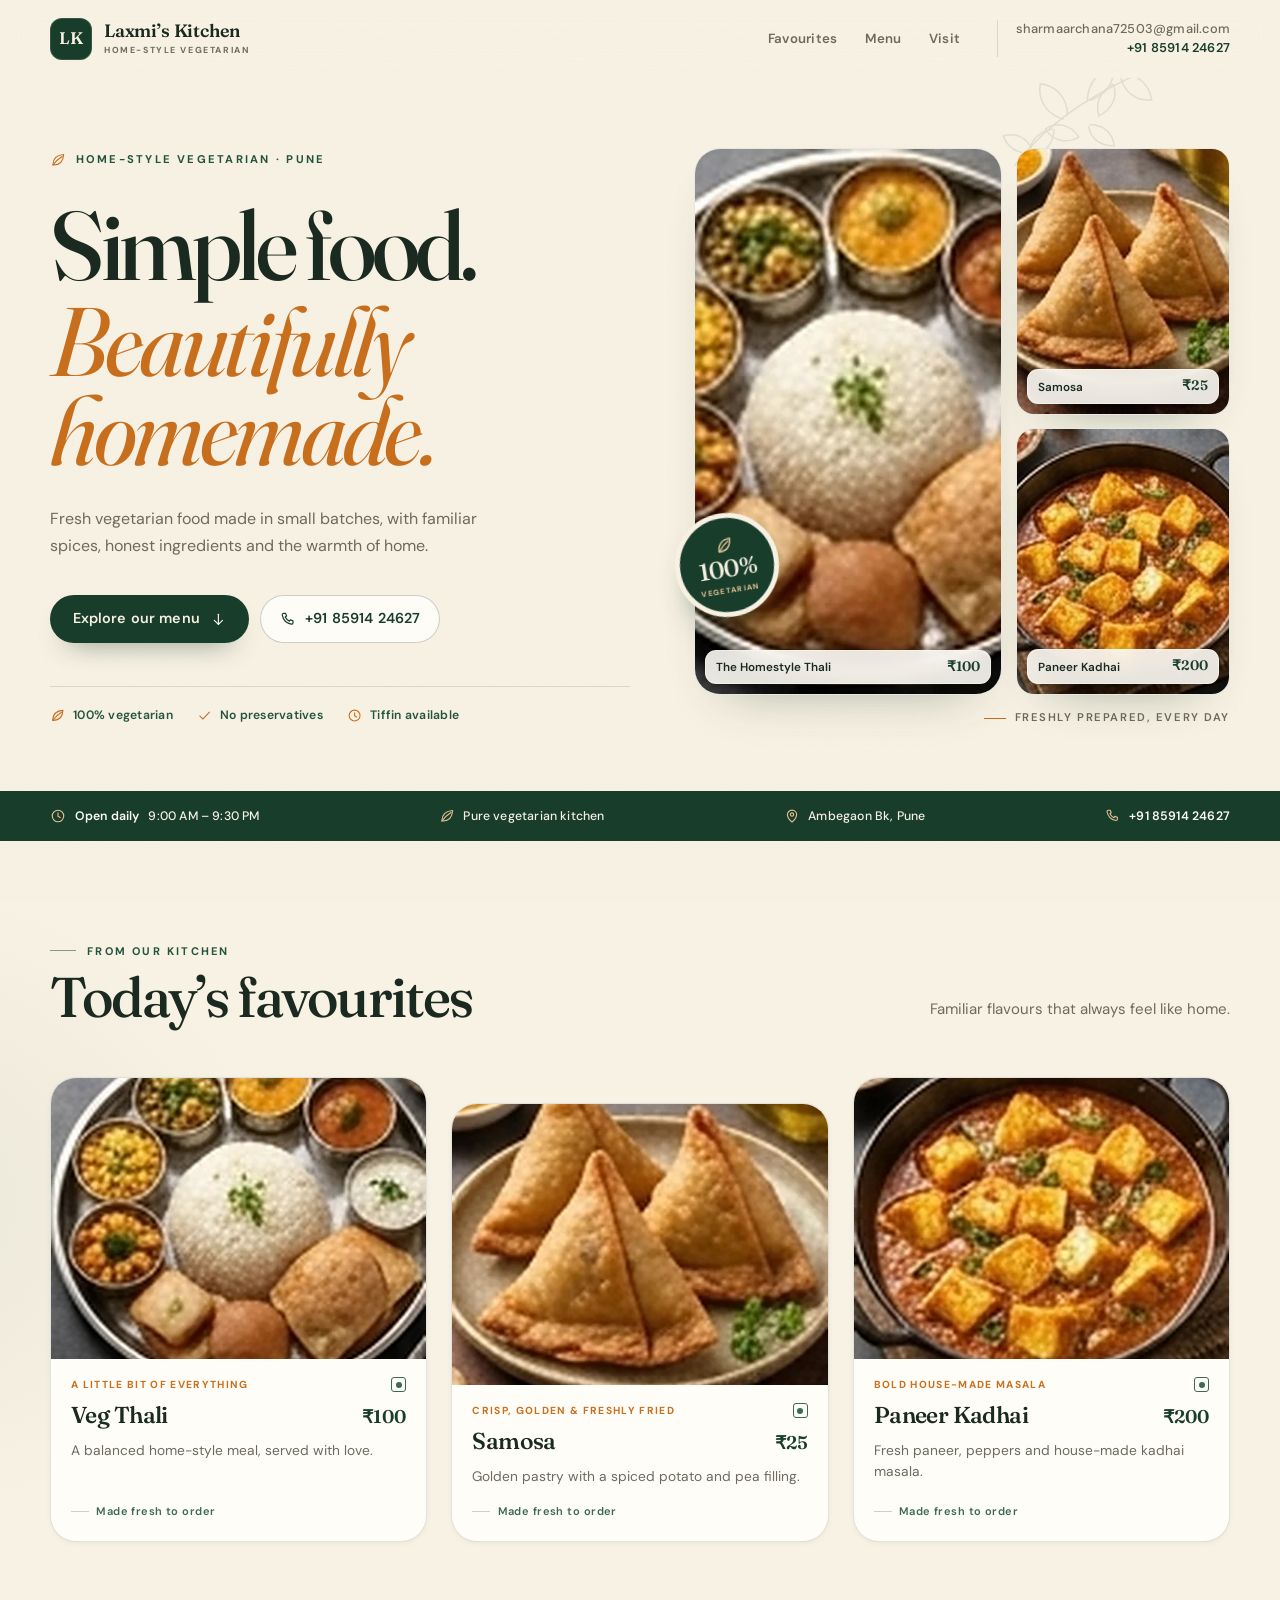
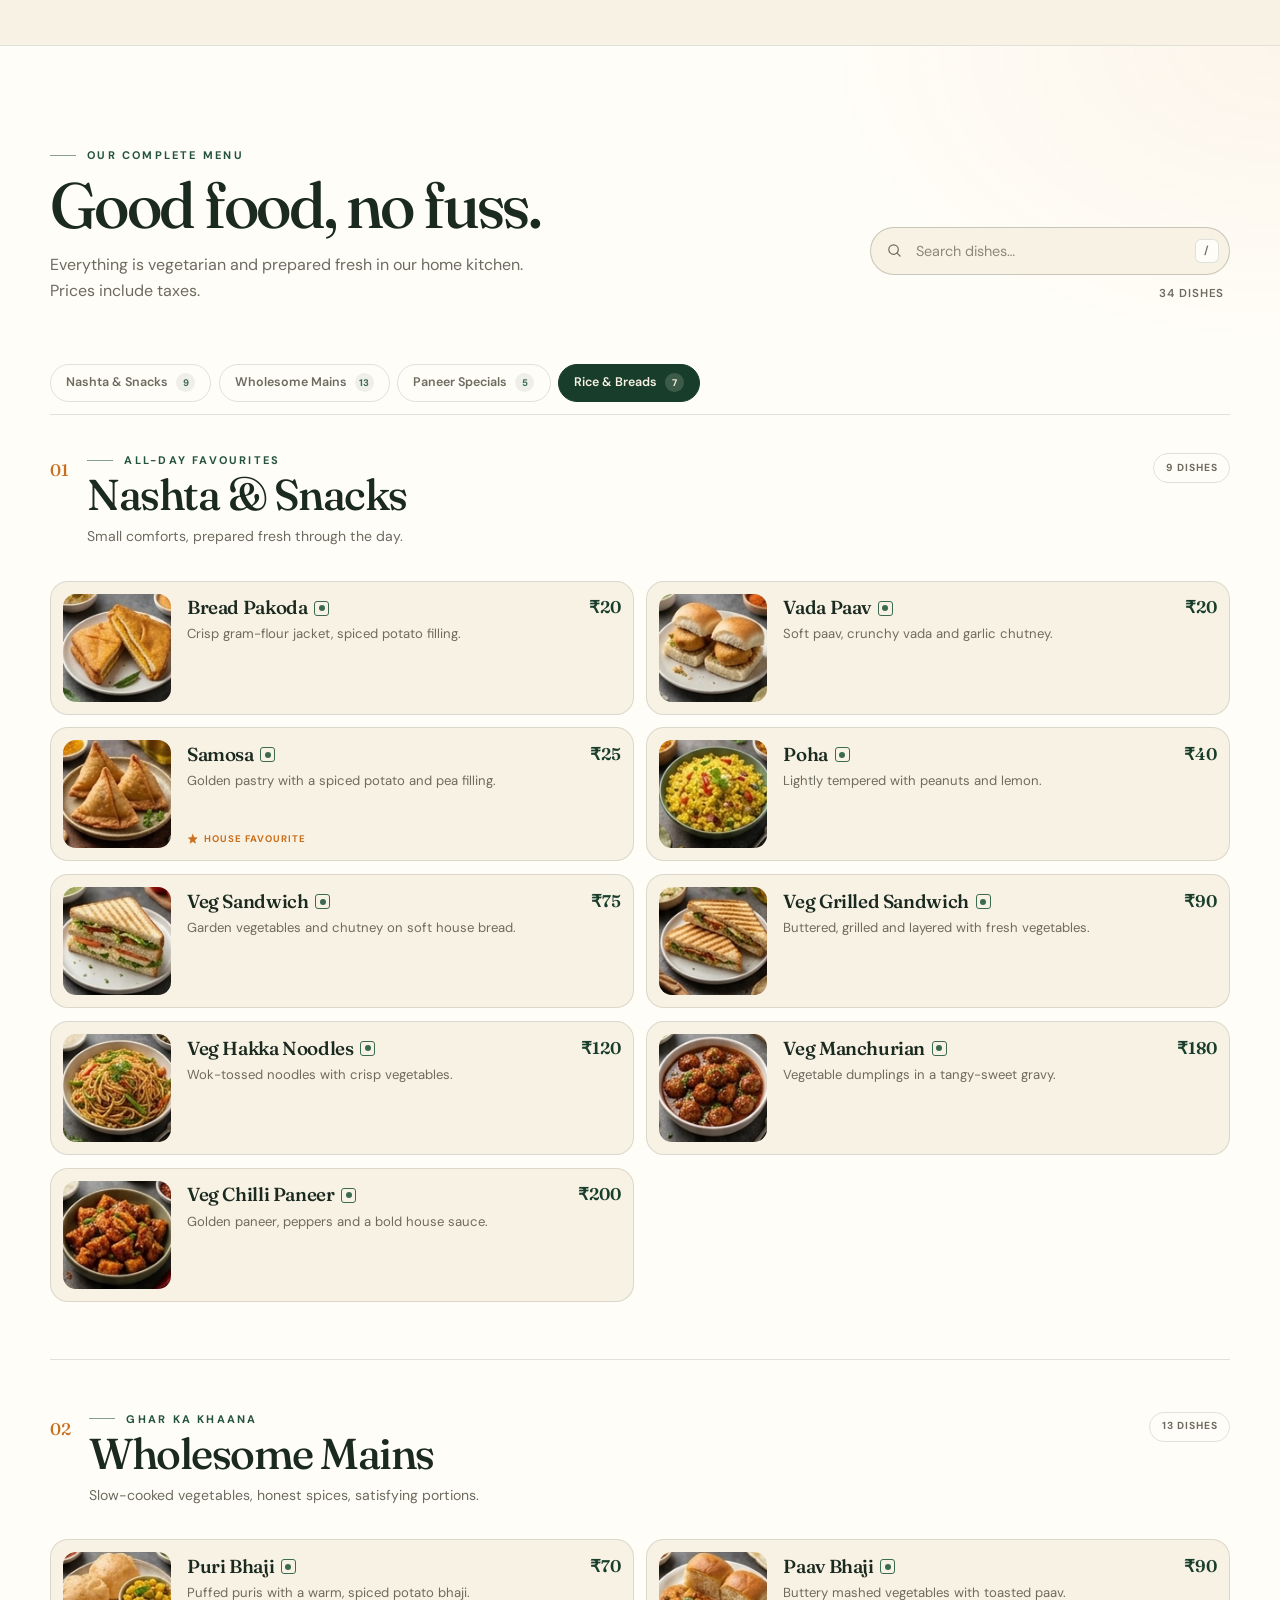
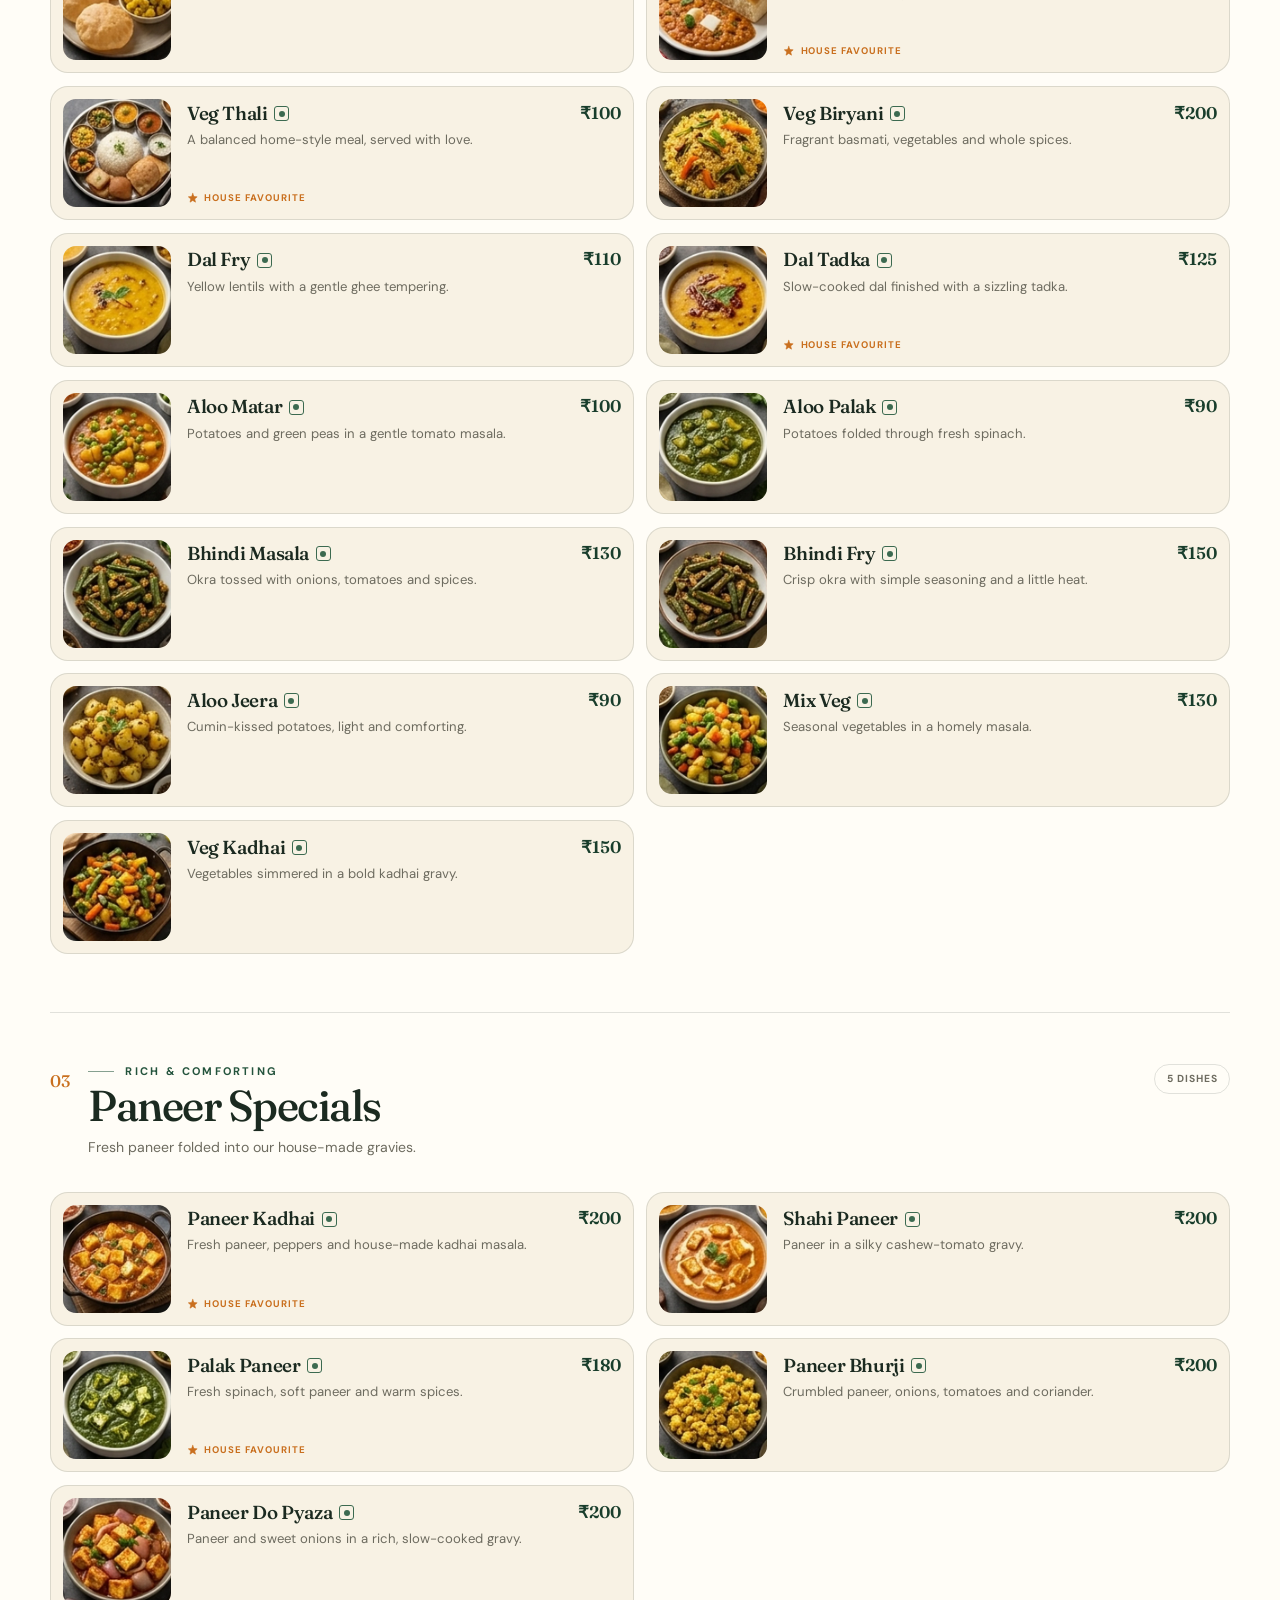
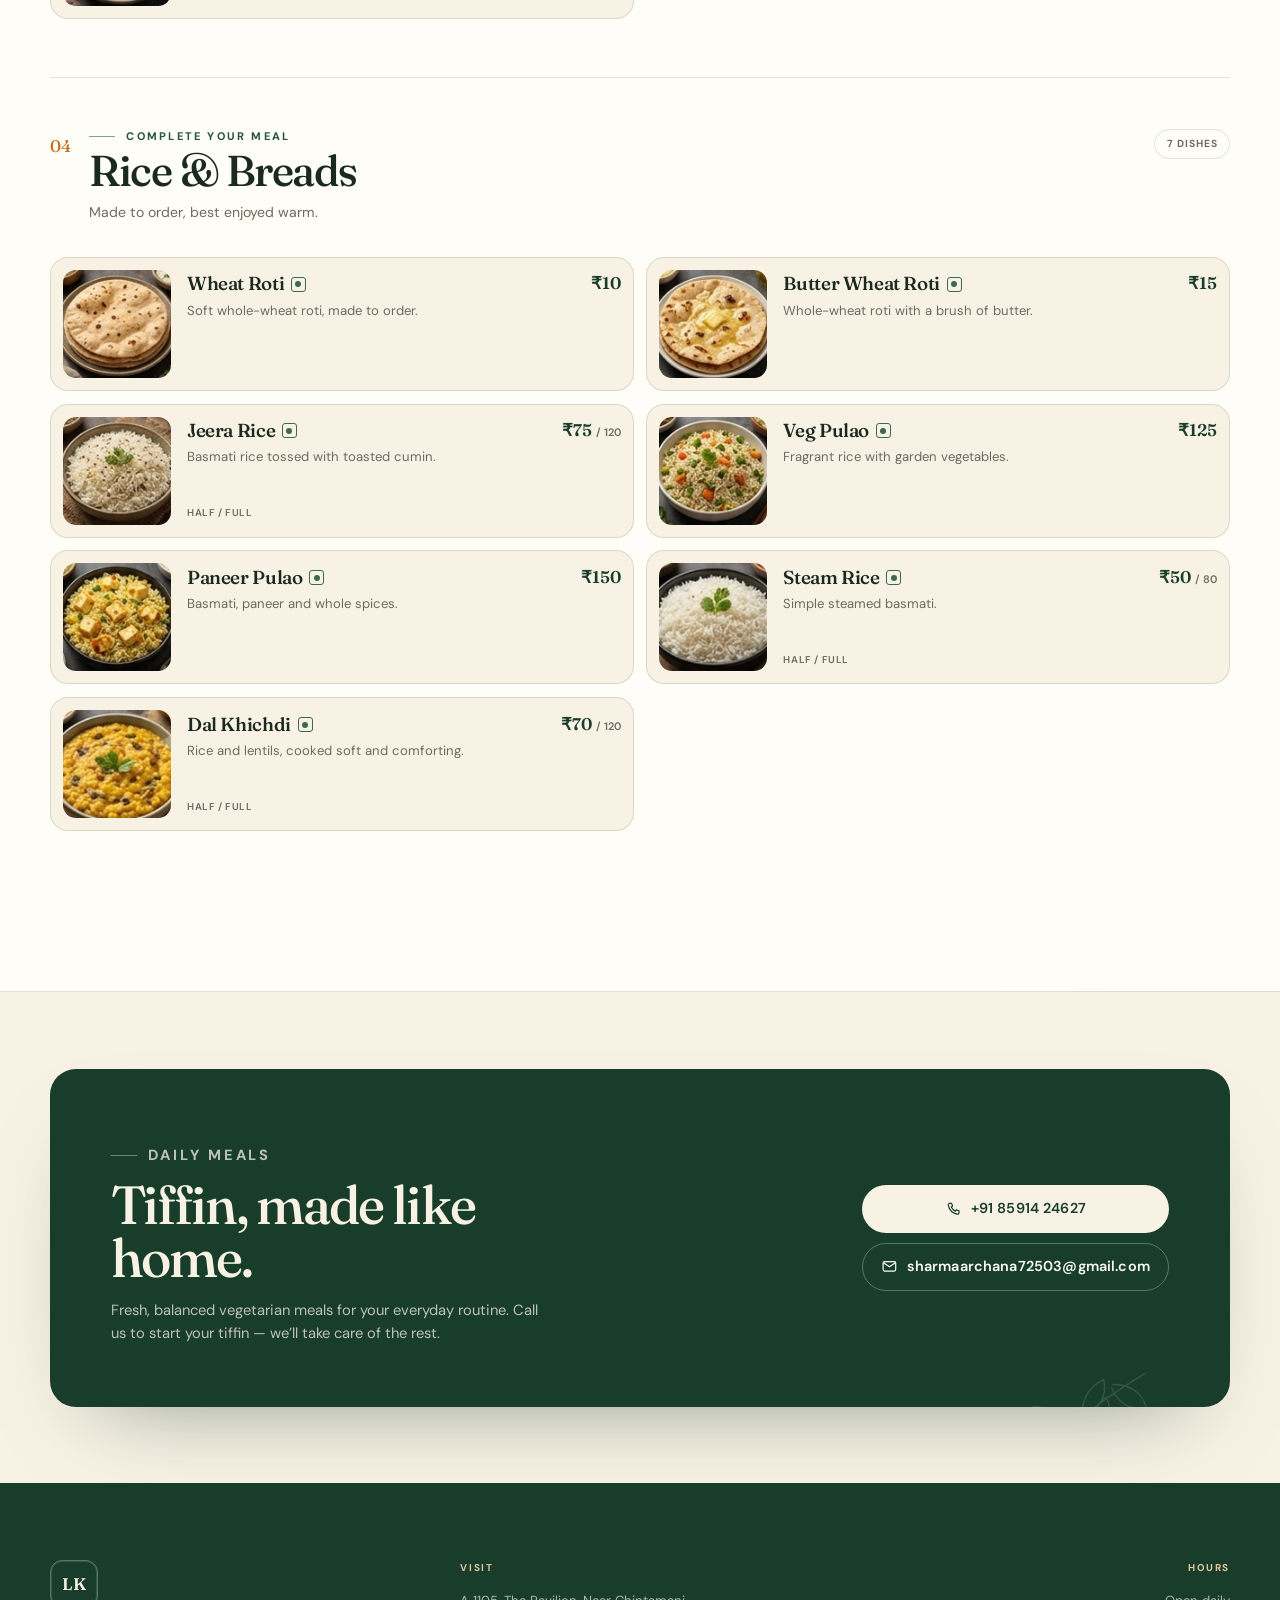
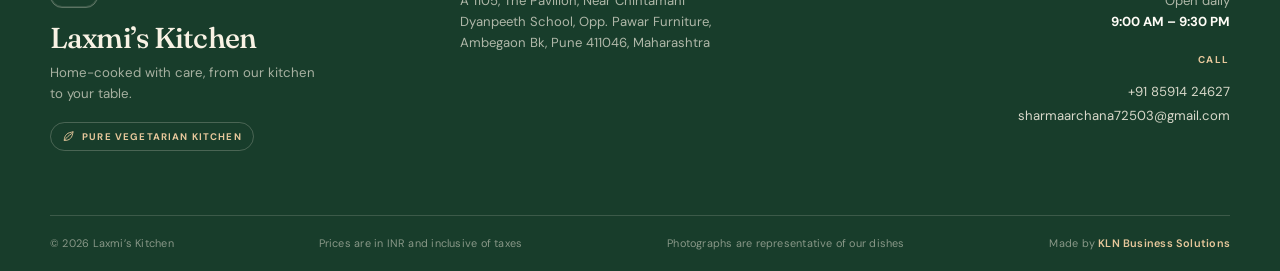
<file: index.html>
<!doctype html>
<html lang="en">
  <head>
    <meta charset="utf-8" />
    <meta name="viewport" content="width=device-width, initial-scale=1" />
    <title>Laxmi’s Kitchen — Home-style Vegetarian Menu | Ambegaon, Pune</title>
    <meta
      name="description"
      content="Laxmi’s Kitchen is a home-style vegetarian kitchen in Ambegaon Bk, Pune. Explore our menu of fresh snacks, thalis, paneer specials, rice and breads. Tiffin service available."
    />
    <meta name="theme-color" content="#183d2b" />
    <link rel="icon" href="assets/favicon.svg" type="image/svg+xml" />
    <link
      rel="preload"
      href="assets/fonts/fraunces-normal-latin.woff2"
      as="font"
      type="font/woff2"
      crossorigin
    />
    <link
      rel="preload"
      href="assets/fonts/dm-sans-latin.woff2"
      as="font"
      type="font/woff2"
      crossorigin
    />
    <link
      rel="preload"
      href="assets/images/menu/veg-thali.webp"
      as="image"
      type="image/webp"
    />
    <link rel="stylesheet" href="assets/css/styles.css" />

    <meta property="og:type" content="website" />
    <meta property="og:title" content="Laxmi’s Kitchen — Home-style Vegetarian Menu" />
    <meta
      property="og:description"
      content="Simple food, beautifully homemade. Fresh vegetarian snacks, thalis, paneer specials, rice and breads in Ambegaon Bk, Pune."
    />
    <meta property="og:image" content="assets/images/og-cover.jpg" />
    <meta property="og:locale" content="en_IN" />
    <meta name="twitter:card" content="summary_large_image" />
    <meta name="twitter:title" content="Laxmi’s Kitchen — Home-style Vegetarian Menu" />
    <meta
      name="twitter:description"
      content="Simple food, beautifully homemade. Fresh vegetarian food in Ambegaon Bk, Pune."
    />
    <meta name="twitter:image" content="assets/images/og-cover.jpg" />

    <script type="application/ld+json">
      {
        "@context": "https://schema.org",
        "@type": "Restaurant",
        "name": "Laxmi’s Kitchen",
        "description": "Home-style vegetarian kitchen in Ambegaon Bk, Pune. Fresh snacks, thalis, paneer specials, rice and breads. Tiffin service available.",
        "servesCuisine": ["Indian", "Vegetarian", "Home-style"],
        "priceRange": "₹10–₹200",
        "telephone": "+91 85914 24627",
        "email": "sharmaarchana72503@gmail.com",
        "address": {
          "@type": "PostalAddress",
          "streetAddress": "A 1105, The Pavilion, Near Chintamani Dyanpeeth School, Opp. Pawar Furniture, Ambegaon Bk",
          "addressLocality": "Pune",
          "postalCode": "411046",
          "addressRegion": "Maharashtra",
          "addressCountry": "IN"
        },
        "openingHoursSpecification": [
          {
            "@type": "OpeningHoursSpecification",
            "dayOfWeek": [
              "Monday",
              "Tuesday",
              "Wednesday",
              "Thursday",
              "Friday",
              "Saturday",
              "Sunday"
            ],
            "opens": "09:00",
            "closes": "21:30"
          }
        ],
        "hasMenu": "#menu",
        "acceptsReservations": "False"
      }
    </script>

    <script src="assets/js/menu-data.js" defer></script>
    <script src="assets/js/app.js" defer></script>
  </head>

  <body>
    <svg class="sprite" aria-hidden="true" focusable="false">
      <defs>
        <symbol id="icon-leaf" viewBox="0 0 24 24">
          <path d="M20.5 3.8C10.4 4.3 4.7 9 4.2 19.5c9.8.6 15.5-4.7 16.3-15.7Z" />
          <path d="M4.7 19.3C8.4 14.2 12.6 10.2 18 6.8" />
        </symbol>
        <symbol id="icon-clock" viewBox="0 0 24 24">
          <circle cx="12" cy="12" r="8.6" />
          <path d="M12 7.4v4.9l3.2 2" />
        </symbol>
        <symbol id="icon-pin" viewBox="0 0 24 24">
          <path d="M12 21.2s6.9-6.1 6.9-11.1a6.9 6.9 0 1 0-13.8 0c0 5 6.9 11.1 6.9 11.1Z" />
          <circle cx="12" cy="9.9" r="2.5" />
        </symbol>
        <symbol id="icon-phone" viewBox="0 0 24 24">
          <path
            d="M6.6 3.4h2.8l1.4 3.8-1.9 1.4a12.4 12.4 0 0 0 5.9 5.9l1.4-1.9 3.8 1.4v2.8a2 2 0 0 1-2.2 2A16.4 16.4 0 0 1 4.6 5.6a2 2 0 0 1 2-2.2Z"
          />
        </symbol>
        <symbol id="icon-mail" viewBox="0 0 24 24">
          <rect x="3" y="5.2" width="18" height="13.6" rx="2.2" />
          <path d="m4 7 8 5.6L20 7" />
        </symbol>
        <symbol id="icon-arrow-down" viewBox="0 0 24 24">
          <path d="M12 4.8v14.4" />
          <path d="m6.2 13.4 5.8 5.8 5.8-5.8" />
        </symbol>
        <symbol id="icon-arrow-up" viewBox="0 0 24 24">
          <path d="M12 19.2V4.8" />
          <path d="m6.2 10.6 5.8-5.8 5.8 5.8" />
        </symbol>
        <symbol id="icon-arrow-up-right" viewBox="0 0 24 24">
          <path d="M7 17 17 7" />
          <path d="M8.2 7H17v8.8" />
        </symbol>
        <symbol id="icon-search" viewBox="0 0 24 24">
          <circle cx="10.8" cy="10.8" r="6.8" />
          <path d="m15.8 15.8 4.4 4.4" />
        </symbol>
        <symbol id="icon-close" viewBox="0 0 24 24">
          <path d="M6 6l12 12M18 6 6 18" />
        </symbol>
        <symbol id="icon-check" viewBox="0 0 24 24">
          <path d="m4.4 12.6 4.8 4.8 10.4-11" />
        </symbol>
        <symbol id="icon-star" viewBox="0 0 24 24">
          <path d="m12 3.2 2.5 6.4 6.7.5-5.1 4.4 1.6 6.7L12 17.6l-5.7 3.6 1.6-6.7-5.1-4.4 6.7-.5L12 3.2Z" />
        </symbol>
        <symbol id="icon-printer" viewBox="0 0 24 24">
          <path d="M7 8V3.8h10V8" />
          <rect x="3.5" y="8" width="17" height="8.2" rx="2" />
          <path d="M7 13h10v7.2H7z" />
        </symbol>
        <symbol id="icon-download" viewBox="0 0 24 24">
          <path d="M12 3.5v11.2" />
          <path d="m7.2 10 4.8 4.8 4.8-4.8" />
          <path d="M4.8 20.2h14.4" />
        </symbol>
        <symbol id="leaf-branch" viewBox="0 0 240 240">
          <g stroke="currentColor" stroke-width="2.4" stroke-linecap="round" fill="none">
            <path d="M16 224C52 160 106 102 216 36" />
            <path d="M82 140c-27-4-45-24-44-51 27 0 46 17 50 44" />
            <path d="M116 103c-2-26 11-47 34-57 5 25-5 45-29 58" />
            <path d="M70 159c2 24-11 43-34 50-4-24 8-43 31-51" />
            <path d="M154 74c10 20 3 40-16 53-10-20-2-40 15-53" />
            <path d="M164 54c26-2 47 12 54 36-25 6-46-7-55-31" />
            <path d="M38 201c-20 4-37-3-47-21 19-9 38-3 50 17" />
            <path d="M111 165c-19 14-40 12-55-5 17-15 38-13 54 4" />
            <path d="M126 143c21-3 38 8 43 28-22 4-39-6-45-25" />
          </g>
        </symbol>
      </defs>
    </svg>

    <a class="skip-link" href="#menu">Skip to the menu</a>
    <div class="grain" aria-hidden="true"></div>

    <header class="site-header" id="site-header">
      <div class="container header-inner">
        <a class="brand" href="#top" aria-label="Laxmi’s Kitchen — back to top">
          <span class="brand__mark" aria-hidden="true">LK</span>
          <span class="brand__text">
            <strong>Laxmi’s Kitchen</strong>
            <small>Home-style vegetarian</small>
          </span>
        </a>

        <nav class="site-nav" aria-label="Primary">
          <a href="#featured">Favourites</a>
          <a href="#menu">Menu</a>
          <a href="#visit">Visit</a>
        </nav>

        <div class="header-contact">
          <span class="header-contact__line">sharmaarchana72503@gmail.com</span>
          <span class="header-contact__line header-contact__phone">+91 85914 24627</span>
        </div>
      </div>
    </header>

    <main>
      <!-- Hero -->
      <section class="hero" id="top" aria-labelledby="hero-title">
        <svg class="leaf-art leaf-art--hero" aria-hidden="true">
          <use href="#leaf-branch"></use>
        </svg>

        <div class="container hero__inner">
          <div class="hero__copy">
            <p class="hero__kicker">
              <svg class="icon" aria-hidden="true"><use href="#icon-leaf"></use></svg>
              Home-style vegetarian · Pune
            </p>

            <h1 id="hero-title">
              Simple food.<br />
              <em>Beautifully homemade.</em>
            </h1>

            <p class="hero__lead">
              Fresh vegetarian food made in small batches, with familiar spices,
              honest ingredients and the warmth of home.
            </p>

            <div class="hero__actions">
              <a class="btn btn--primary" href="#menu">
                Explore our menu
                <svg class="icon" aria-hidden="true"><use href="#icon-arrow-down"></use></svg>
              </a>
              <span class="contact-card contact-card--outline">
                <svg class="icon" aria-hidden="true"><use href="#icon-phone"></use></svg>
                <span>+91 85914 24627</span>
              </span>
            </div>

            <div class="hero__trust">
              <span>
                <svg class="icon" aria-hidden="true"><use href="#icon-leaf"></use></svg>
                100% vegetarian
              </span>
              <span>
                <svg class="icon" aria-hidden="true"><use href="#icon-check"></use></svg>
                No preservatives
              </span>
              <span>
                <svg class="icon" aria-hidden="true"><use href="#icon-clock"></use></svg>
                Tiffin available
              </span>
            </div>
          </div>

          <div class="hero__visual">
            <div class="hero-gallery">
              <figure class="hero-card hero-card--tall">
                <img
                  src="assets/images/menu/veg-thali.webp"
                  alt="A home-style vegetarian thali with rice, rotis, dal and seasonal vegetables"
                  width="480"
                  height="480"
                  fetchpriority="high"
                  decoding="async"
                />
                <figcaption>
                  <span>The Homestyle Thali</span>
                  <strong>₹100</strong>
                </figcaption>
              </figure>

              <figure class="hero-card">
                <img
                  src="assets/images/menu/samosa.webp"
                  alt="Golden samosas served with chutney"
                  width="480"
                  height="480"
                  decoding="async"
                />
                <figcaption>
                  <span>Samosa</span>
                  <strong>₹25</strong>
                </figcaption>
              </figure>

              <figure class="hero-card">
                <img
                  src="assets/images/menu/paneer-kadhai.webp"
                  alt="Paneer kadhai with peppers in a rich tomato gravy"
                  width="480"
                  height="480"
                  decoding="async"
                />
                <figcaption>
                  <span>Paneer Kadhai</span>
                  <strong>₹200</strong>
                </figcaption>
              </figure>
            </div>

            <div class="hero-seal" aria-hidden="true">
              <svg class="icon"><use href="#icon-leaf"></use></svg>
              <strong>100%</strong>
              <span>Vegetarian</span>
            </div>

            <p class="hero__caption">Freshly prepared, every day</p>
          </div>
        </div>
      </section>

      <!-- Info strip -->
      <div class="info-strip">
        <div class="container info-strip__inner">
          <span>
            <svg class="icon" aria-hidden="true"><use href="#icon-clock"></use></svg>
            <span><strong>Open daily</strong> 9:00 AM – 9:30 PM</span>
          </span>
          <span>
            <svg class="icon" aria-hidden="true"><use href="#icon-leaf"></use></svg>
            Pure vegetarian kitchen
          </span>
          <span>
            <svg class="icon" aria-hidden="true"><use href="#icon-pin"></use></svg>
            Ambegaon Bk, Pune
          </span>
          <span>
            <svg class="icon" aria-hidden="true"><use href="#icon-phone"></use></svg>
            <strong>+91 85914 24627</strong>
          </span>
        </div>
      </div>

      <!-- Featured -->
      <section class="section featured" id="featured" aria-labelledby="featured-title">
        <div class="container">
          <header class="section-head">
            <div>
              <p class="eyebrow">From our kitchen</p>
              <h2 id="featured-title">Today’s favourites</h2>
            </div>
            <p class="section-head__note">
              Familiar flavours that always feel like home.
            </p>
          </header>

          <div class="featured-grid" id="featured-grid"></div>
        </div>
      </section>

      <!-- Menu -->
      <section class="section menu" id="menu" aria-labelledby="menu-title">
        <div class="container">
          <div class="menu-intro">
            <div class="menu-intro__copy">
              <p class="eyebrow">Our complete menu</p>
              <h2 id="menu-title">Good food, no fuss.</h2>
              <p>
                Everything is vegetarian and prepared fresh in our home kitchen.
                Prices include taxes.
              </p>
            </div>

            <div class="menu-tools">
              <label class="search" for="menu-search">
                <svg class="icon" aria-hidden="true"><use href="#icon-search"></use></svg>
                <input
                  type="search"
                  id="menu-search"
                  name="menu-search"
                  placeholder="Search dishes…"
                  aria-label="Search the menu"
                  autocomplete="off"
                  spellcheck="false"
                />
                <kbd aria-hidden="true">/</kbd>
                <button
                  class="search__clear"
                  type="button"
                  id="search-clear"
                  aria-label="Clear search"
                >
                  <svg class="icon" aria-hidden="true"><use href="#icon-close"></use></svg>
                </button>
              </label>
              <p class="menu-count" id="menu-count" aria-live="polite">34 dishes</p>
            </div>
          </div>

          <nav class="category-nav" id="category-nav" aria-label="Menu categories"></nav>

          <div class="menu-groups" id="menu-groups"></div>

          <div class="menu-empty" id="menu-empty" hidden>
            <svg class="icon" aria-hidden="true"><use href="#icon-search"></use></svg>
            <h3>No dishes found</h3>
            <p>Try another name, or clearly search for a category like “paneer”.</p>
            <button class="btn btn--outline btn--small" type="button" id="empty-clear">
              Clear search
            </button>
          </div>

          <noscript>
            <p style="margin-top: 2rem; font-size: 0.95rem">
              Our interactive menu needs JavaScript. Please call
              <strong>+91 85914 24627</strong> to order, or ask us for a printed menu.
            </p>
          </noscript>
        </div>
      </section>

      <!-- Tiffin -->
      <div class="tiffin-wrap">
        <div class="container">
          <section class="tiffin" aria-labelledby="tiffin-title">
            <svg class="leaf-art" aria-hidden="true"><use href="#leaf-branch"></use></svg>
            <div class="tiffin__copy">
              <p class="eyebrow eyebrow--light">Daily meals</p>
              <h2 id="tiffin-title">Tiffin, made like home.</h2>
              <p>
                Fresh, balanced vegetarian meals for your everyday routine. Call us
                to start your tiffin — we’ll take care of the rest.
              </p>
            </div>
            <div class="tiffin__actions">
              <span class="contact-card contact-card--cream">
                <svg class="icon" aria-hidden="true"><use href="#icon-phone"></use></svg>
                <span>+91 85914 24627</span>
              </span>
              <span class="contact-card contact-card--ghost-light contact-card--email">
                <svg class="icon" aria-hidden="true"><use href="#icon-mail"></use></svg>
                <span>sharmaarchana72503@gmail.com</span>
              </span>
            </div>
          </section>
        </div>
      </div>
    </main>

    <!-- Footer -->
    <footer class="site-footer" id="visit">
      <svg class="leaf-art" aria-hidden="true"><use href="#leaf-branch"></use></svg>
      <div class="container">
        <div class="footer-grid">
          <div class="footer-brand">
            <span class="brand__mark brand__mark--light" aria-hidden="true">LK</span>
            <h2>Laxmi’s Kitchen</h2>
            <p>Home-cooked with care, from our kitchen to your table.</p>
            <span class="footer-tag">
              <svg class="icon" aria-hidden="true"><use href="#icon-leaf"></use></svg>
              Pure vegetarian kitchen
            </span>
          </div>

          <div class="footer-col">
            <h3>Visit</h3>
            <address>
              A 1105, The Pavilion, Near Chintamani Dyanpeeth School,
              Opp. Pawar Furniture, Ambegaon Bk, Pune 411046, Maharashtra
            </address>
          </div>

          <div class="footer-col">
            <h3>Hours</h3>
            <p>Open daily<br /><strong>9:00 AM – 9:30 PM</strong></p>
            <h3 class="footer-spaced">Call</h3>
            <span class="footer-contact">+91 85914 24627</span>
            <span class="footer-contact footer-email">sharmaarchana72503@gmail.com</span>
          </div>
        </div>

        <div class="footer-bottom">
          <span>© <span id="year">2026</span> Laxmi’s Kitchen</span>
          <span>Prices are in INR and inclusive of taxes</span>
          <span>Photographs are representative of our dishes</span>
          <span class="footer-credit">Made by <strong>KLN Business Solutions</strong></span>
        </div>
      </div>
    </footer>

    <button class="to-top" type="button" id="to-top" aria-label="Back to top" title="Back to top">
      <svg class="icon" aria-hidden="true"><use href="#icon-arrow-up"></use></svg>
    </button>

  </body>
</html>
</file>
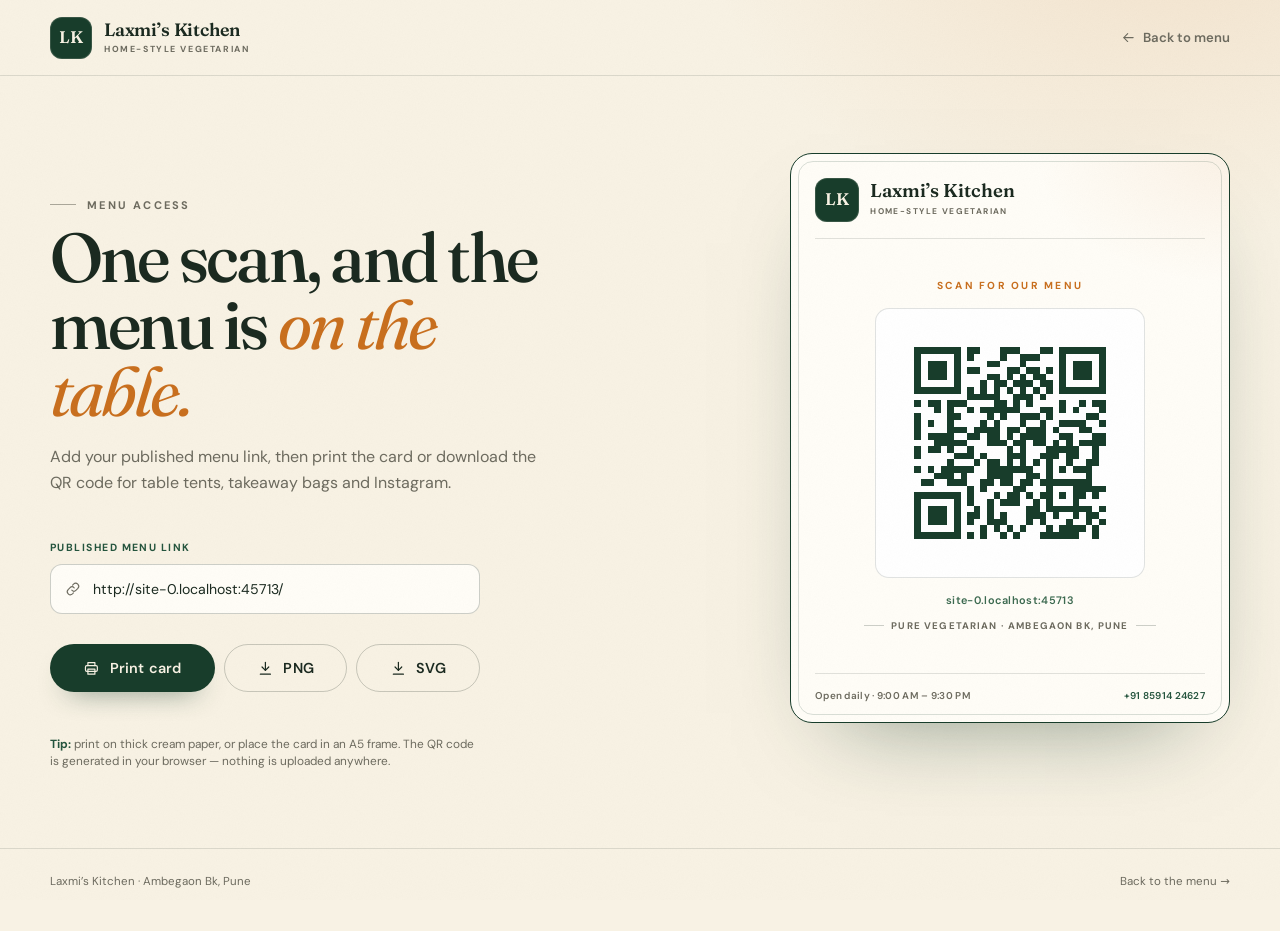
<file: qr.html>
<!doctype html>
<html lang="en">
  <head>
    <meta charset="utf-8" />
    <meta name="viewport" content="width=device-width, initial-scale=1" />
    <title>QR &amp; Table Card — Laxmi’s Kitchen</title>
    <meta
      name="description"
      content="Create a printable QR table card for the Laxmi’s Kitchen e-menu."
    />
    <meta name="robots" content="noindex, nofollow" />
    <meta name="theme-color" content="#183d2b" />
    <link rel="icon" href="assets/favicon.svg" type="image/svg+xml" />
    <link
      rel="preload"
      href="assets/fonts/fraunces-normal-latin.woff2"
      as="font"
      type="font/woff2"
      crossorigin
    />
    <link
      rel="preload"
      href="assets/fonts/dm-sans-latin.woff2"
      as="font"
      type="font/woff2"
      crossorigin
    />
    <link rel="stylesheet" href="assets/css/styles.css" />
    <link rel="stylesheet" href="assets/css/qr.css" />
    <script src="assets/js/qrcode.js" defer></script>
    <script src="assets/js/qr.js" defer></script>
  </head>

  <body class="qr-page">
    <svg class="sprite" aria-hidden="true" focusable="false">
      <defs>
        <symbol id="icon-arrow-left" viewBox="0 0 24 24">
          <path d="M19.2 12H4.8" />
          <path d="m10.6 5.8-6.2 6.2 6.2 6.2" />
        </symbol>
        <symbol id="icon-link" viewBox="0 0 24 24">
          <path d="M10.2 13.8a4.6 4.6 0 0 0 6.5 0l2.6-2.6a4.6 4.6 0 0 0-6.5-6.5l-1.4 1.4" />
          <path d="M13.8 10.2a4.6 4.6 0 0 0-6.5 0l-2.6 2.6a4.6 4.6 0 0 0 6.5 6.5l1.4-1.4" />
        </symbol>
        <symbol id="icon-printer" viewBox="0 0 24 24">
          <path d="M7 8V3.8h10V8" />
          <rect x="3.5" y="8" width="17" height="8.2" rx="2" />
          <path d="M7 13h10v7.2H7z" />
        </symbol>
        <symbol id="icon-download" viewBox="0 0 24 24">
          <path d="M12 3.5v11.2" />
          <path d="m7.2 10 4.8 4.8 4.8-4.8" />
          <path d="M4.8 20.2h14.4" />
        </symbol>
        <symbol id="icon-leaf" viewBox="0 0 24 24">
          <path d="M20.5 3.8C10.4 4.3 4.7 9 4.2 19.5c9.8.6 15.5-4.7 16.3-15.7Z" />
          <path d="M4.7 19.3C8.4 14.2 12.6 10.2 18 6.8" />
        </symbol>
        <symbol id="leaf-branch" viewBox="0 0 240 240">
          <g stroke="currentColor" stroke-width="2.4" stroke-linecap="round" fill="none">
            <path d="M16 224C52 160 106 102 216 36" />
            <path d="M82 140c-27-4-45-24-44-51 27 0 46 17 50 44" />
            <path d="M116 103c-2-26 11-47 34-57 5 25-5 45-29 58" />
            <path d="M70 159c2 24-11 43-34 50-4-24 8-43 31-51" />
            <path d="M154 74c10 20 3 40-16 53-10-20-2-40 15-53" />
            <path d="M164 54c26-2 47 12 54 36-25 6-46-7-55-31" />
            <path d="M38 201c-20 4-37-3-47-21 19-9 38-3 50 17" />
            <path d="M111 165c-19 14-40 12-55-5 17-15 38-13 54 4" />
            <path d="M126 143c21-3 38 8 43 28-22 4-39-6-45-25" />
          </g>
        </symbol>
      </defs>
    </svg>

    <div class="grain" aria-hidden="true"></div>

    <header class="qr-header">
      <div class="container">
        <a class="brand" href="index.html" aria-label="Laxmi’s Kitchen — back to the menu">
          <span class="brand__mark" aria-hidden="true">LK</span>
          <span class="brand__text">
            <strong>Laxmi’s Kitchen</strong>
            <small>Home-style vegetarian</small>
          </span>
        </a>
        <a class="qr-back" href="index.html">
          <svg class="icon" aria-hidden="true"><use href="#icon-arrow-left"></use></svg>
          Back to menu
        </a>
      </div>
    </header>

    <main class="qr-main">
      <div class="container qr-layout">
        <section class="qr-intro" aria-labelledby="qr-title">
          <p class="eyebrow">Menu access</p>
          <h1 id="qr-title">One scan, and the menu is <em>on the table.</em></h1>
          <p>
            Add your published menu link, then print the card or download the QR
            code for table tents, takeaway bags and Instagram.
          </p>

          <div class="qr-controls">
            <label for="qr-url">Published menu link</label>
            <div class="qr-input-wrap">
              <svg class="icon" aria-hidden="true"><use href="#icon-link"></use></svg>
              <input
                type="url"
                id="qr-url"
                name="qr-url"
                inputmode="url"
                autocomplete="url"
                spellcheck="false"
                placeholder="https://your-name.github.io/laxmis-kitchen/"
              />
            </div>
            <p class="qr-url-error" id="qr-url-error" role="alert"></p>

            <div class="qr-buttons">
              <button class="btn btn--primary" type="button" id="qr-print">
                <svg class="icon" aria-hidden="true"><use href="#icon-printer"></use></svg>
                Print card
              </button>
              <button class="btn btn--outline" type="button" id="qr-png">
                <svg class="icon" aria-hidden="true"><use href="#icon-download"></use></svg>
                PNG
              </button>
              <button class="btn btn--outline" type="button" id="qr-svg">
                <svg class="icon" aria-hidden="true"><use href="#icon-download"></use></svg>
                SVG
              </button>
            </div>

            <p class="qr-status" id="qr-status" role="status" aria-live="polite"></p>
            <p class="qr-hint">
              <strong>Tip:</strong> print on thick cream paper, or place the card in
              an A5 frame. The QR code is generated in your browser — nothing is
              uploaded anywhere.
            </p>
          </div>
        </section>

        <section class="qr-card" aria-label="Printable QR table card">
          <div class="qr-card__top">
            <span class="brand__mark" aria-hidden="true">LK</span>
            <div>
              <strong>Laxmi’s Kitchen</strong>
              <span class="qr-card__tagline">Home-style vegetarian</span>
            </div>
          </div>

          <div class="qr-card__body">
            <p class="qr-card__eyebrow">Scan for our menu</p>
            <div class="qr-code" id="qr-code"></div>
            <p class="qr-card__url" id="qr-url-label">laxmis-kitchen</p>
            <p class="qr-card__meta">Pure vegetarian · Ambegaon Bk, Pune</p>
          </div>

          <div class="qr-card__footer">
            <span>Open daily · 9:00 AM – 9:30 PM</span>
            <span class="qr-card__phone">+91 85914 24627</span>
          </div>
        </section>
      </div>
    </main>

    <footer class="qr-page-footer">
      <div class="container">
        <span>Laxmi’s Kitchen · Ambegaon Bk, Pune</span>
        <a href="index.html">Back to the menu →</a>
      </div>
    </footer>
  </body>
</html>
</file>
<file: assets/css/styles.css>
/* ==========================================================================
   Laxmi's Kitchen — styles
   A warm, editorial e-menu. No frameworks, no build step.
   ========================================================================== */

/* ---------- Fonts ---------- */
@font-face {
  font-family: "Fraunces";
  src: url("../fonts/fraunces-normal-latin.woff2") format("woff2");
  font-weight: 400 700;
  font-style: normal;
  font-display: swap;
}

@font-face {
  font-family: "Fraunces";
  src: url("../fonts/fraunces-italic-latin.woff2") format("woff2");
  font-weight: 400 600;
  font-style: italic;
  font-display: swap;
}

@font-face {
  font-family: "DM Sans";
  src: url("../fonts/dm-sans-latin.woff2") format("woff2");
  font-weight: 400 700;
  font-style: normal;
  font-display: swap;
}

/* ---------- Tokens ---------- */
:root {
  --font-serif: "Fraunces", "Iowan Old Style", "Palatino Linotype", Georgia, serif;
  --font-sans: "DM Sans", ui-sans-serif, system-ui, -apple-system, "Segoe UI", sans-serif;

  --cream: #f8f2e4;
  --cream-deep: #f1e7d2;
  --paper: #fffdf7;
  --ink: #1b2a20;
  --green: #183d2b;
  --green-2: #24543d;
  --green-3: #3c6a50;
  --sage: #879b89;
  --saffron: #c96f1e;
  --saffron-soft: #f1dfc6;
  --terracotta: #b4522b;
  --muted: #6d6b5f;
  --line: rgba(27, 42, 32, 0.13);
  --line-strong: rgba(27, 42, 32, 0.22);

  --shadow-sm: 0 2px 10px -6px rgba(24, 61, 43, 0.25);
  --shadow-md: 0 24px 50px -34px rgba(24, 61, 43, 0.45);
  --shadow-lg: 0 40px 90px -50px rgba(24, 61, 43, 0.55);

  --radius-sm: 12px;
  --radius: 18px;
  --radius-lg: 26px;
  --header-h: 78px;
  --gutter: clamp(1.15rem, 4vw, 3rem);
  --max: 1180px;
  --ease: cubic-bezier(0.2, 0.7, 0.2, 1);
}

/* ---------- Reset ---------- */
*,
*::before,
*::after {
  box-sizing: border-box;
}

* {
  margin: 0;
}

html {
  scroll-behavior: smooth;
  -webkit-text-size-adjust: 100%;
}

body {
  min-height: 100vh;
  font-family: var(--font-sans);
  font-size: 1rem;
  line-height: 1.6;
  color: var(--ink);
  background:
    radial-gradient(900px 620px at 88% -8%, rgba(201, 111, 30, 0.12), transparent 62%),
    radial-gradient(720px 540px at -12% 18%, rgba(24, 61, 43, 0.07), transparent 60%),
    var(--cream);
  -webkit-font-smoothing: antialiased;
  text-rendering: optimizeLegibility;
  overflow-x: hidden;
}

img,
svg {
  display: block;
  max-width: 100%;
}

img {
  height: auto;
}

button,
input {
  font: inherit;
  color: inherit;
}

button {
  cursor: pointer;
  border: 0;
  background: none;
}

a {
  color: inherit;
  text-decoration: none;
}

address {
  font-style: normal;
}

::selection {
  background: var(--green);
  color: var(--cream);
}

:focus-visible {
  outline: 2.5px solid var(--saffron);
  outline-offset: 3px;
  border-radius: 4px;
}

/* ---------- Utilities ---------- */
[hidden] {
  display: none !important;
}

.sprite {
  position: absolute;
  width: 0;
  height: 0;
  overflow: hidden;
}

.container {
  width: min(100% - (var(--gutter) * 2), var(--max));
  margin-inline: auto;
}

.eyebrow {
  display: flex;
  align-items: center;
  gap: 0.7rem;
  font-size: 0.69rem;
  font-weight: 700;
  letter-spacing: 0.2em;
  line-height: 1.3;
  text-transform: uppercase;
  color: var(--green-2);
}

.eyebrow::before {
  content: "";
  width: 26px;
  height: 1px;
  flex: 0 0 auto;
  background: currentColor;
  opacity: 0.55;
}

.eyebrow--light {
  color: #e6c79b;
}

.icon {
  width: 1.15rem;
  height: 1.15rem;
  flex: 0 0 auto;
  fill: none;
  stroke: currentColor;
  stroke-width: 1.7;
  stroke-linecap: round;
  stroke-linejoin: round;
}

.skip-link {
  position: fixed;
  top: 0.75rem;
  left: 0.75rem;
  z-index: 200;
  padding: 0.65rem 1rem;
  border-radius: 999px;
  background: var(--green);
  color: var(--cream);
  font-size: 0.85rem;
  font-weight: 600;
  transform: translateY(-160%);
  transition: transform 0.2s var(--ease);
}

.skip-link:focus {
  transform: translateY(0);
}

.visually-hidden {
  position: absolute !important;
  width: 1px;
  height: 1px;
  padding: 0;
  margin: -1px;
  overflow: hidden;
  clip: rect(0 0 0 0);
  white-space: nowrap;
  border: 0;
}

/* Paper grain */
.grain {
  position: fixed;
  inset: 0;
  z-index: 90;
  pointer-events: none;
  opacity: 0.22;
  mix-blend-mode: multiply;
  background-image: url("data:image/svg+xml,%3Csvg xmlns='http://www.w3.org/2000/svg' width='180' height='180'%3E%3Cfilter id='n'%3E%3CfeTurbulence type='fractalNoise' baseFrequency='.85' numOctaves='3' stitchTiles='stitch'/%3E%3CfeColorMatrix type='saturate' values='0'/%3E%3C/filter%3E%3Crect width='100%25' height='100%25' filter='url(%23n)' opacity='.16'/%3E%3C/svg%3E");
}

/* ---------- Buttons ---------- */
.btn {
  display: inline-flex;
  align-items: center;
  justify-content: center;
  gap: 0.6rem;
  min-height: 48px;
  padding: 0.85rem 1.35rem;
  border: 1px solid transparent;
  border-radius: 999px;
  font-size: 0.9rem;
  font-weight: 600;
  line-height: 1.1;
  letter-spacing: 0.01em;
  white-space: nowrap;
  transition: background-color 0.25s var(--ease), border-color 0.25s var(--ease),
    color 0.25s var(--ease), transform 0.25s var(--ease), box-shadow 0.25s var(--ease);
}

.btn:hover {
  transform: translateY(-2px);
}

.btn:active {
  transform: translateY(0);
}

.btn--primary {
  background: var(--green);
  color: var(--cream);
  box-shadow: 0 14px 28px -18px rgba(24, 61, 43, 0.85);
}

.btn--primary:hover {
  background: var(--green-2);
  box-shadow: 0 18px 34px -18px rgba(24, 61, 43, 0.85);
}

.btn--outline {
  border-color: var(--line-strong);
  background: transparent;
  color: var(--ink);
}

.btn--outline:hover {
  border-color: var(--green);
  background: rgba(24, 61, 43, 0.04);
}

.btn--cream {
  background: var(--cream);
  color: var(--green);
}

.btn--cream:hover {
  background: var(--paper);
}

.btn--ghost-light {
  border-color: rgba(248, 242, 228, 0.3);
  color: var(--cream);
}

.btn--ghost-light:hover {
  border-color: rgba(248, 242, 228, 0.65);
  background: rgba(248, 242, 228, 0.07);
}

.btn--small {
  min-height: 40px;
  padding: 0.62rem 1rem;
  font-size: 0.82rem;
}

.btn .icon {
  width: 1.05rem;
  height: 1.05rem;
}

/* Static contact displays — deliberately non-interactive */
.contact-card {
  display: inline-flex;
  align-items: center;
  justify-content: center;
  gap: 0.55rem;
  min-height: 48px;
  padding: 0.8rem 1.15rem;
  border: 1px solid var(--line-strong);
  border-radius: 999px;
  background: var(--paper);
  color: var(--green);
  font-size: 0.9rem;
  font-weight: 600;
  line-height: 1.2;
  letter-spacing: 0.01em;
  text-align: center;
  cursor: default;
  user-select: text;
}

.contact-card .icon {
  flex: 0 0 auto;
  width: 1.05rem;
  height: 1.05rem;
  color: currentColor;
}

.contact-card--cream {
  border-color: transparent;
  background: var(--cream);
  color: var(--green);
}

.contact-card--ghost-light {
  border-color: rgba(248, 242, 228, 0.3);
  background: transparent;
  color: var(--paper);
}

.contact-card--email {
  max-width: 100%;
  white-space: normal;
  overflow-wrap: anywhere;
  line-height: 1.35;
}

/* ---------- Header ---------- */
.site-header {
  position: sticky;
  top: 0;
  z-index: 60;
  height: var(--header-h);
  background: color-mix(in srgb, var(--cream) 78%, transparent);
  border-bottom: 1px solid transparent;
  backdrop-filter: blur(16px) saturate(1.2);
  -webkit-backdrop-filter: blur(16px) saturate(1.2);
  transition: border-color 0.3s var(--ease), background-color 0.3s var(--ease),
    box-shadow 0.3s var(--ease);
}

.site-header.is-scrolled {
  background: color-mix(in srgb, var(--cream) 92%, transparent);
  border-bottom-color: var(--line);
  box-shadow: 0 18px 40px -38px rgba(24, 61, 43, 0.65);
}

.header-inner {
  height: 100%;
  display: flex;
  align-items: center;
  gap: 1.2rem;
}

.brand {
  display: inline-flex;
  align-items: center;
  gap: 0.75rem;
  flex: 0 0 auto;
  border-radius: 12px;
}

.brand__mark {
  display: grid;
  place-items: center;
  width: 42px;
  height: 42px;
  border-radius: 12px;
  background: var(--green);
  color: var(--cream);
  font-family: var(--font-serif);
  font-size: 1.05rem;
  font-weight: 600;
  letter-spacing: 0.02em;
  box-shadow: inset 0 0 0 1px rgba(248, 242, 228, 0.14);
}

.brand__text {
  display: flex;
  flex-direction: column;
  line-height: 1.05;
}

.brand__text strong {
  font-family: var(--font-serif);
  font-size: 1.12rem;
  font-weight: 600;
  letter-spacing: -0.01em;
}

.brand__text small {
  margin-top: 0.28rem;
  font-size: 0.55rem;
  font-weight: 700;
  letter-spacing: 0.18em;
  text-transform: uppercase;
  color: var(--muted);
}

.site-nav {
  display: flex;
  align-items: center;
  gap: 1.7rem;
  margin-left: auto;
}

.site-nav a {
  position: relative;
  padding-block: 0.35rem;
  font-size: 0.83rem;
  font-weight: 600;
  letter-spacing: 0.02em;
  color: var(--muted);
  transition: color 0.2s var(--ease);
}

.site-nav a::after {
  content: "";
  position: absolute;
  left: 0;
  right: 0;
  bottom: 0;
  height: 1.5px;
  background: var(--saffron);
  transform: scaleX(0);
  transform-origin: left;
  transition: transform 0.3s var(--ease);
}

.site-nav a:hover {
  color: var(--ink);
}

.site-nav a:hover::after {
  transform: scaleX(1);
}

.header-contact {
  display: flex;
  flex-direction: column;
  align-items: flex-end;
  gap: 0.12rem;
  margin-left: 1.1rem;
  padding-left: 1.1rem;
  border-left: 1px solid var(--line);
  font-size: 0.8rem;
  font-weight: 500;
  line-height: 1.4;
  letter-spacing: 0.015em;
  color: var(--muted);
  text-align: right;
  cursor: default;
}

.header-contact__line {
  white-space: nowrap;
}

.header-contact__phone {
  color: var(--green);
  font-weight: 600;
  font-variant-numeric: tabular-nums;
}

.icon-btn {
  display: grid;
  place-items: center;
  width: 40px;
  height: 40px;
  border: 1px solid var(--line);
  border-radius: 50%;
  color: var(--green);
  background: transparent;
  transition: background-color 0.2s var(--ease), border-color 0.2s var(--ease);
}

.icon-btn:hover {
  background: rgba(24, 61, 43, 0.06);
  border-color: var(--line-strong);
}

/* ---------- Hero ---------- */
.hero {
  position: relative;
  isolation: isolate;
  padding-block: clamp(2.4rem, 5.5vw, 5.2rem) clamp(2.6rem, 5vw, 4.6rem);
  overflow: hidden;
}

.leaf-art {
  position: absolute;
  z-index: -1;
  width: clamp(320px, 42vw, 620px);
  color: var(--green);
  opacity: 0.1;
  pointer-events: none;
}

.leaf-art--hero {
  top: -6%;
  right: -8%;
  transform: rotate(8deg);
  width: clamp(360px, 46vw, 680px);
}

.hero__inner {
  display: grid;
  grid-template-columns: minmax(0, 1.04fr) minmax(0, 0.96fr);
  align-items: center;
  gap: clamp(2.4rem, 5vw, 5.4rem);
}

.hero__copy {
  position: relative;
  z-index: 1;
}

.hero__kicker {
  display: inline-flex;
  align-items: center;
  gap: 0.6rem;
  margin-bottom: clamp(1.3rem, 2.5vw, 2rem);
  font-size: 0.7rem;
  font-weight: 700;
  letter-spacing: 0.2em;
  text-transform: uppercase;
  color: var(--green-2);
}

.hero__kicker .icon {
  width: 1rem;
  height: 1rem;
  color: var(--saffron);
}

.hero h1 {
  max-width: 10ch;
  font-family: var(--font-serif);
  font-size: clamp(3.5rem, 7.6vw, 6.7rem);
  font-weight: 500;
  line-height: 0.92;
  letter-spacing: -0.045em;
  color: var(--ink);
}

.hero h1 em {
  display: inline-block;
  margin-top: 0.06em;
  font-weight: 400;
  font-style: italic;
  letter-spacing: -0.035em;
  color: var(--saffron);
}

.hero__lead {
  max-width: 43ch;
  margin-top: clamp(1.4rem, 2.4vw, 2rem);
  font-size: clamp(1rem, 1.2vw, 1.1rem);
  line-height: 1.65;
  color: var(--muted);
}

.hero__actions {
  display: flex;
  flex-wrap: wrap;
  align-items: center;
  gap: 0.7rem;
  margin-top: clamp(1.7rem, 2.8vw, 2.3rem);
}

.hero__trust {
  display: flex;
  flex-wrap: wrap;
  gap: 0.7rem 1.5rem;
  margin-top: clamp(2rem, 3.4vw, 2.8rem);
  padding-top: 1.15rem;
  border-top: 1px solid var(--line);
}

.hero__trust span {
  display: inline-flex;
  align-items: center;
  gap: 0.5rem;
  font-size: 0.76rem;
  font-weight: 600;
  letter-spacing: 0.02em;
  color: var(--green-2);
}

.hero__trust .icon {
  width: 0.95rem;
  height: 0.95rem;
  color: var(--saffron);
}

/* Hero gallery */
.hero__visual {
  position: relative;
}

.hero-gallery {
  display: grid;
  grid-template-columns: minmax(0, 1.18fr) minmax(0, 0.82fr);
  grid-template-rows: repeat(2, minmax(0, 1fr));
  gap: 0.85rem;
  aspect-ratio: 0.98;
  max-width: 540px;
  margin-left: auto;
}

.hero-card {
  position: relative;
  overflow: hidden;
  border: 1px solid rgba(24, 61, 43, 0.1);
  border-radius: var(--radius);
  background: var(--paper);
  box-shadow: var(--shadow-md);
  opacity: 0;
  animation: card-in 0.9s var(--ease) forwards;
}

.hero-card:nth-child(1) {
  animation-delay: 0.12s;
}

.hero-card:nth-child(2) {
  animation-delay: 0.26s;
}

.hero-card:nth-child(3) {
  animation-delay: 0.4s;
}

.hero-card--tall {
  grid-row: 1 / 3;
  border-radius: var(--radius-lg);
}

.hero-card img {
  width: 100%;
  height: 100%;
  object-fit: cover;
  transition: transform 1.2s var(--ease);
}

.hero-card:hover img {
  transform: scale(1.035);
}

.hero-card figcaption {
  position: absolute;
  left: 0.6rem;
  right: 0.6rem;
  bottom: 0.6rem;
  display: flex;
  align-items: center;
  justify-content: space-between;
  gap: 0.5rem;
  padding: 0.5rem 0.65rem;
  border: 1px solid rgba(255, 253, 247, 0.5);
  border-radius: 11px;
  background: rgba(255, 253, 247, 0.9);
  backdrop-filter: blur(10px);
  -webkit-backdrop-filter: blur(10px);
  font-size: 0.73rem;
  font-weight: 600;
  line-height: 1.2;
  color: var(--ink);
}

.hero-card figcaption strong {
  font-family: var(--font-serif);
  font-size: 0.86rem;
  font-weight: 600;
  color: var(--green);
  white-space: nowrap;
}

.hero-seal {
  position: absolute;
  left: -1.2rem;
  bottom: 19%;
  z-index: 2;
  display: grid;
  place-content: center;
  width: 104px;
  height: 104px;
  padding-top: 0.15rem;
  border: 5px solid var(--cream);
  border-radius: 50%;
  background: var(--green);
  color: var(--cream);
  text-align: center;
  transform: rotate(-9deg);
  box-shadow: 0 20px 34px -20px rgba(24, 61, 43, 0.8);
}

.hero-seal .icon {
  width: 1.15rem;
  height: 1.15rem;
  margin: 0 auto 0.18rem;
  color: #e8c79a;
}

.hero-seal strong {
  font-family: var(--font-serif);
  font-size: 1.5rem;
  font-weight: 500;
  line-height: 1;
  letter-spacing: -0.03em;
}

.hero-seal span {
  display: block;
  margin-top: 0.22rem;
  font-size: 0.47rem;
  font-weight: 700;
  letter-spacing: 0.18em;
  text-transform: uppercase;
  color: #e8c79a;
}

.hero__caption {
  display: flex;
  align-items: center;
  justify-content: flex-end;
  gap: 0.55rem;
  margin-top: 0.9rem;
  font-size: 0.7rem;
  font-weight: 600;
  letter-spacing: 0.14em;
  text-transform: uppercase;
  color: var(--muted);
}

.hero__caption::before {
  content: "";
  width: 22px;
  height: 1px;
  background: var(--saffron);
}

@keyframes card-in {
  from {
    opacity: 0;
    transform: translateY(18px) scale(0.985);
  }
  to {
    opacity: 1;
    transform: none;
  }
}

/* ---------- Info strip ---------- */
.info-strip {
  position: relative;
  background: var(--green);
  color: var(--cream);
}

.info-strip__inner {
  display: flex;
  flex-wrap: wrap;
  align-items: center;
  justify-content: space-between;
  gap: 0.65rem 1.8rem;
  padding-block: 0.95rem;
  font-size: 0.77rem;
  font-weight: 500;
  letter-spacing: 0.015em;
}

.info-strip span {
  display: inline-flex;
  align-items: center;
  gap: 0.55rem;
}

.info-strip .icon {
  width: 1rem;
  height: 1rem;
  color: #e2bf8f;
}

.info-strip strong {
  font-weight: 600;
  color: var(--paper);
}

/* ---------- Section heading ---------- */
.section {
  padding-block: clamp(3.6rem, 8vw, 6.8rem);
}

.section-head {
  display: flex;
  align-items: flex-end;
  justify-content: space-between;
  gap: 2rem;
  margin-bottom: clamp(2rem, 4vw, 3.4rem);
}

.section-head h2 {
  margin-top: 0.7rem;
  font-family: var(--font-serif);
  font-size: clamp(2.2rem, 4.4vw, 3.5rem);
  font-weight: 500;
  line-height: 1;
  letter-spacing: -0.035em;
}

.section-head__note {
  max-width: 33ch;
  padding-bottom: 0.25rem;
  font-size: 0.94rem;
  line-height: 1.6;
  color: var(--muted);
  text-align: right;
}

/* ---------- Featured ---------- */
.featured {
  position: relative;
}

.featured-grid {
  display: grid;
  grid-template-columns: repeat(3, minmax(0, 1fr));
  gap: clamp(1rem, 2vw, 1.5rem);
}

.feature-card {
  position: relative;
  display: flex;
  flex-direction: column;
  overflow: hidden;
  border: 1px solid var(--line);
  border-radius: var(--radius-lg);
  background: var(--paper);
  box-shadow: var(--shadow-sm);
  transition: transform 0.35s var(--ease), box-shadow 0.35s var(--ease),
    border-color 0.35s var(--ease);
}

.feature-card:nth-child(2) {
  align-self: start;
  margin-top: 26px;
}

.feature-card:hover {
  border-color: rgba(24, 61, 43, 0.25);
  box-shadow: var(--shadow-md);
  transform: translateY(-5px);
}

.feature-card__media {
  position: relative;
  display: block;
  aspect-ratio: 4 / 3;
  overflow: hidden;
  background: var(--cream-deep);
}

.feature-card__media img {
  width: 100%;
  height: 100%;
  object-fit: cover;
  transition: transform 1s var(--ease);
}

.feature-card:hover .feature-card__media img {
  transform: scale(1.045);
}

.feature-card__arrow {
  position: absolute;
  right: 0.85rem;
  bottom: 0.85rem;
  display: grid;
  place-items: center;
  width: 38px;
  height: 38px;
  border-radius: 50%;
  background: rgba(255, 253, 247, 0.94);
  color: var(--green);
  box-shadow: var(--shadow-sm);
  transform: translateY(4px);
  opacity: 0;
  transition: opacity 0.3s var(--ease), transform 0.3s var(--ease);
}

.feature-card:hover .feature-card__arrow {
  opacity: 1;
  transform: none;
}

.feature-card__arrow .icon {
  width: 1rem;
  height: 1rem;
}

.feature-card__body {
  display: flex;
  flex: 1;
  flex-direction: column;
  padding: 1.15rem 1.25rem 1.3rem;
}

.feature-card__meta {
  display: flex;
  align-items: center;
  justify-content: space-between;
  gap: 0.75rem;
  margin-bottom: 0.6rem;
}

.feature-card__note {
  font-size: 0.64rem;
  font-weight: 700;
  letter-spacing: 0.13em;
  line-height: 1.3;
  text-transform: uppercase;
  color: var(--saffron);
}

.feature-card__row {
  display: flex;
  align-items: baseline;
  justify-content: space-between;
  gap: 1rem;
}

.feature-card h3 {
  font-family: var(--font-serif);
  font-size: clamp(1.25rem, 1.8vw, 1.55rem);
  font-weight: 550;
  line-height: 1.15;
  letter-spacing: -0.025em;
}

.feature-card__price {
  font-family: var(--font-serif);
  font-size: 1.15rem;
  font-weight: 600;
  color: var(--green);
  white-space: nowrap;
}

.feature-card__desc {
  margin-top: 0.55rem;
  font-size: 0.86rem;
  line-height: 1.5;
  color: var(--muted);
}

.feature-card__footer {
  display: flex;
  align-items: center;
  gap: 0.45rem;
  margin-top: auto;
  padding-top: 1rem;
  font-size: 0.69rem;
  font-weight: 600;
  letter-spacing: 0.04em;
  color: var(--green-3);
}

.feature-card__footer::before {
  content: "";
  width: 18px;
  height: 1px;
  background: var(--line-strong);
}

/* ---------- Veg mark ---------- */
.veg-mark {
  display: inline-grid;
  place-items: center;
  width: 15px;
  height: 15px;
  flex: 0 0 auto;
  border: 1.5px solid var(--green-3);
  border-radius: 3px;
  background: transparent;
}

.veg-mark::after {
  content: "";
  width: 6px;
  height: 6px;
  border-radius: 50%;
  background: var(--green-3);
}

/* ---------- Menu ---------- */
.menu {
  position: relative;
  background:
    radial-gradient(760px 500px at 100% 0%, rgba(201, 111, 30, 0.055), transparent 60%),
    var(--paper);
  border-top: 1px solid var(--line);
  border-bottom: 1px solid var(--line);
}

.menu-intro {
  display: grid;
  grid-template-columns: minmax(0, 1.2fr) minmax(0, 0.8fr);
  align-items: end;
  gap: clamp(1.5rem, 4vw, 4rem);
}

.menu-intro h2 {
  margin-top: 0.7rem;
  font-family: var(--font-serif);
  font-size: clamp(2.4rem, 5vw, 4.1rem);
  font-weight: 500;
  line-height: 0.98;
  letter-spacing: -0.04em;
}

.menu-intro__copy > p:last-child {
  max-width: 47ch;
  margin-top: 1rem;
  color: var(--muted);
}

.menu-tools {
  display: flex;
  flex-direction: column;
  align-items: flex-end;
  gap: 0.65rem;
}

.search {
  position: relative;
  display: flex;
  align-items: center;
  width: min(100%, 360px);
}

.search .icon {
  position: absolute;
  left: 1rem;
  width: 1.05rem;
  height: 1.05rem;
  color: var(--muted);
  pointer-events: none;
}

.search input {
  width: 100%;
  height: 48px;
  padding: 0 3.1rem 0 2.8rem;
  border: 1px solid var(--line-strong);
  border-radius: 999px;
  background: var(--cream);
  font-size: 0.9rem;
  transition: border-color 0.2s var(--ease), background-color 0.2s var(--ease),
    box-shadow 0.2s var(--ease);
}

.search input::-webkit-search-cancel-button {
  -webkit-appearance: none;
}

.search input::placeholder {
  color: #8b877a;
}

.search input:focus {
  outline: none;
  border-color: var(--green-3);
  background: var(--paper);
  box-shadow: 0 0 0 4px rgba(24, 61, 43, 0.08);
}

.search kbd {
  position: absolute;
  right: 0.7rem;
  display: grid;
  place-items: center;
  min-width: 24px;
  height: 24px;
  padding-inline: 0.35rem;
  border: 1px solid var(--line);
  border-radius: 6px;
  background: var(--paper);
  font-family: var(--font-sans);
  font-size: 0.68rem;
  font-weight: 600;
  color: var(--muted);
}

.search__clear {
  position: absolute;
  right: 0.55rem;
  display: none;
  place-items: center;
  width: 30px;
  height: 30px;
  border-radius: 50%;
  color: var(--muted);
}

.search__clear:hover {
  background: rgba(24, 61, 43, 0.08);
  color: var(--ink);
}

.search.has-value .search__clear {
  display: grid;
}

.search.has-value kbd {
  display: none;
}

.menu-count {
  padding-right: 0.35rem;
  font-size: 0.72rem;
  font-weight: 600;
  letter-spacing: 0.08em;
  text-transform: uppercase;
  color: var(--muted);
}

/* Category nav */
.category-nav {
  position: sticky;
  top: var(--header-h);
  z-index: 40;
  display: flex;
  gap: 0.45rem;
  margin-top: clamp(2rem, 4vw, 3rem);
  padding-block: 0.75rem;
  overflow-x: auto;
  scrollbar-width: none;
  background: color-mix(in srgb, var(--paper) 92%, transparent);
  border-bottom: 1px solid var(--line);
  backdrop-filter: blur(14px);
  -webkit-backdrop-filter: blur(14px);
}

.category-nav::-webkit-scrollbar {
  display: none;
}

.category-chip {
  display: inline-flex;
  align-items: center;
  gap: 0.5rem;
  flex: 0 0 auto;
  min-height: 38px;
  padding: 0.48rem 0.95rem;
  border: 1px solid var(--line);
  border-radius: 999px;
  background: transparent;
  font-size: 0.78rem;
  font-weight: 600;
  line-height: 1;
  color: var(--muted);
  transition: background-color 0.2s var(--ease), border-color 0.2s var(--ease),
    color 0.2s var(--ease);
}

.category-chip span {
  display: grid;
  place-items: center;
  min-width: 19px;
  height: 19px;
  padding-inline: 0.25rem;
  border-radius: 999px;
  background: rgba(24, 61, 43, 0.07);
  font-size: 0.6rem;
  font-weight: 700;
  color: var(--green-3);
}

.category-chip:hover {
  border-color: var(--line-strong);
  color: var(--ink);
}

.category-chip.is-active {
  border-color: var(--green);
  background: var(--green);
  color: var(--cream);
}

.category-chip.is-active span {
  background: rgba(248, 242, 228, 0.17);
  color: var(--cream);
}

/* Menu groups */
.menu-groups {
  padding-top: clamp(1.8rem, 3vw, 2.6rem);
}

.menu-group {
  scroll-margin-top: calc(var(--header-h) + 78px);
  padding-bottom: clamp(2.6rem, 4.5vw, 4.2rem);
}

.menu-group + .menu-group {
  padding-top: clamp(2.4rem, 4vw, 3.6rem);
  border-top: 1px solid var(--line);
}

.menu-group__head {
  display: grid;
  grid-template-columns: auto minmax(0, 1fr) auto;
  align-items: start;
  gap: 1.1rem;
  margin-bottom: clamp(1.4rem, 2.6vw, 2.1rem);
}

.menu-group__num {
  padding-top: 0.25rem;
  font-family: var(--font-serif);
  font-size: 1.05rem;
  font-weight: 500;
  letter-spacing: 0.02em;
  color: var(--saffron);
}

.menu-group__title h2 {
  margin-top: 0.35rem;
  font-family: var(--font-serif);
  font-size: clamp(1.9rem, 3.4vw, 2.7rem);
  font-weight: 500;
  line-height: 1;
  letter-spacing: -0.035em;
}

.menu-group__title p:last-child {
  max-width: 54ch;
  margin-top: 0.55rem;
  font-size: 0.88rem;
  color: var(--muted);
}

.menu-group__count {
  display: inline-flex;
  align-items: center;
  min-height: 30px;
  padding: 0.35rem 0.7rem;
  border: 1px solid var(--line);
  border-radius: 999px;
  font-size: 0.64rem;
  font-weight: 700;
  letter-spacing: 0.1em;
  text-transform: uppercase;
  color: var(--muted);
  white-space: nowrap;
}

/* Dish grid */
.dish-grid {
  display: grid;
  grid-template-columns: repeat(2, minmax(0, 1fr));
  gap: 0.8rem;
  align-items: stretch;
}

.dish {
  scroll-margin-top: calc(var(--header-h) + 96px);
  display: grid;
  grid-template-columns: 108px minmax(0, 1fr);
  gap: 1rem;
  padding: 0.75rem;
  border: 1px solid var(--line);
  border-radius: var(--radius);
  background: var(--cream);
  transition: background-color 0.28s var(--ease), border-color 0.28s var(--ease),
    box-shadow 0.28s var(--ease), transform 0.28s var(--ease);
}

.dish:hover {
  border-color: rgba(24, 61, 43, 0.26);
  background: var(--paper);
  box-shadow: 0 18px 36px -32px rgba(24, 61, 43, 0.6);
  transform: translateY(-2px);
}

.dish__media {
  position: relative;
  width: 108px;
  height: 108px;
  overflow: hidden;
  border-radius: 13px;
  background: var(--cream-deep);
}

.dish__media img {
  width: 100%;
  height: 100%;
  object-fit: cover;
  transition: transform 0.8s var(--ease);
}

.dish:hover .dish__media img {
  transform: scale(1.06);
}

.dish__content {
  display: flex;
  flex-direction: column;
  min-width: 0;
  padding-block: 0.22rem;
}

.dish__heading {
  display: flex;
  align-items: flex-start;
  justify-content: space-between;
  gap: 0.75rem;
}

.dish__name {
  display: flex;
  align-items: center;
  gap: 0.42rem;
  min-width: 0;
  font-family: var(--font-serif);
  font-size: clamp(1.04rem, 1.5vw, 1.18rem);
  font-weight: 550;
  line-height: 1.15;
  letter-spacing: -0.02em;
}

.dish__price {
  flex: 0 0 auto;
  font-family: var(--font-serif);
  font-size: 1.06rem;
  font-weight: 600;
  line-height: 1.2;
  color: var(--green);
  white-space: nowrap;
  font-variant-numeric: tabular-nums;
}

.dish__price .price__alt {
  font-family: var(--font-sans);
  font-size: 0.68rem;
  font-weight: 600;
  color: var(--muted);
}

.dish__desc {
  margin-top: 0.35rem;
  font-size: 0.82rem;
  line-height: 1.45;
  color: var(--muted);
}

.dish__footer {
  display: flex;
  align-items: center;
  justify-content: space-between;
  gap: 0.6rem;
  margin-top: auto;
  padding-top: 0.55rem;
}

.tag {
  display: inline-flex;
  align-items: center;
  gap: 0.35rem;
  font-size: 0.6rem;
  font-weight: 700;
  letter-spacing: 0.1em;
  line-height: 1.2;
  text-transform: uppercase;
}

.tag--fav {
  color: var(--saffron);
}

.tag--fav .icon {
  width: 0.72rem;
  height: 0.72rem;
  fill: currentColor;
  stroke-width: 1.2;
}

.dish__note {
  font-size: 0.62rem;
  font-weight: 600;
  letter-spacing: 0.06em;
  text-transform: uppercase;
  color: var(--muted);
  white-space: nowrap;
}

.dish.is-flash {
  animation: flash 1.8s var(--ease);
}

@keyframes flash {
  0%,
  100% {
    box-shadow: 0 0 0 0 rgba(201, 111, 30, 0);
  }
  22% {
    border-color: var(--saffron);
    box-shadow: 0 0 0 4px rgba(201, 111, 30, 0.18);
  }
}

.menu-empty {
  display: grid;
  place-items: center;
  gap: 0.5rem;
  padding: 4.5rem 1rem;
  text-align: center;
}

.menu-empty .icon {
  width: 2.2rem;
  height: 2.2rem;
  margin-bottom: 0.4rem;
  color: var(--sage);
}

.menu-empty h3 {
  font-family: var(--font-serif);
  font-size: 1.6rem;
  font-weight: 500;
}

.menu-empty p {
  max-width: 38ch;
  font-size: 0.9rem;
  color: var(--muted);
}

.menu-empty .btn {
  margin-top: 0.8rem;
}

/* ---------- Tiffin band ---------- */
.tiffin-wrap {
  padding-block: clamp(3rem, 6vw, 5rem);
}

.tiffin {
  position: relative;
  isolation: isolate;
  display: grid;
  grid-template-columns: minmax(0, 1.3fr) auto;
  align-items: center;
  gap: 2rem;
  padding: clamp(2rem, 5vw, 3.8rem);
  overflow: hidden;
  border-radius: var(--radius-lg);
  background: var(--green);
  color: var(--cream);
  box-shadow: var(--shadow-lg);
}

.tiffin .leaf-art {
  right: -4%;
  bottom: -28%;
  width: clamp(260px, 30vw, 430px);
  color: var(--cream);
  opacity: 0.12;
}

.tiffin__copy {
  position: relative;
  z-index: 1;
}

.tiffin h2 {
  max-width: 14ch;
  margin-top: 0.7rem;
  font-family: var(--font-serif);
  font-size: clamp(2.1rem, 4.2vw, 3.4rem);
  font-weight: 500;
  line-height: 0.98;
  letter-spacing: -0.035em;
}

.tiffin p {
  max-width: 44ch;
  margin-top: 0.9rem;
  font-size: 0.92rem;
  line-height: 1.6;
  color: rgba(248, 242, 228, 0.74);
}

.tiffin__actions {
  position: relative;
  z-index: 1;
  display: flex;
  flex-direction: column;
  align-items: stretch;
  gap: 0.6rem;
  min-width: 220px;
}

/* ---------- Footer ---------- */
.site-footer {
  position: relative;
  overflow: hidden;
  padding-top: clamp(3rem, 6vw, 5rem);
  background: var(--green);
  color: var(--cream);
}

.site-footer .leaf-art {
  top: -6%;
  right: -6%;
  width: clamp(280px, 34vw, 500px);
  color: var(--cream);
  opacity: 0.07;
}

.footer-grid {
  position: relative;
  z-index: 1;
  display: grid;
  grid-template-columns: repeat(3, minmax(0, 1fr));
  gap: clamp(1.8rem, 4vw, 3.4rem);
  padding-bottom: clamp(2.5rem, 5vw, 4rem);
}

.footer-brand {
  display: flex;
  flex-direction: column;
  align-items: flex-start;
}

.brand__mark--light {
  width: 48px;
  height: 48px;
  background: transparent;
  border: 1px solid rgba(248, 242, 228, 0.3);
  color: var(--cream);
}

.footer-brand h2 {
  margin-top: 1rem;
  font-family: var(--font-serif);
  font-size: 1.8rem;
  font-weight: 500;
  line-height: 1;
  letter-spacing: -0.03em;
}

.footer-brand p {
  max-width: 30ch;
  margin-top: 0.65rem;
  font-size: 0.83rem;
  line-height: 1.55;
  color: rgba(248, 242, 228, 0.64);
}

.footer-brand .footer-tag {
  display: inline-flex;
  align-items: center;
  gap: 0.45rem;
  margin-top: 1.1rem;
  padding: 0.35rem 0.7rem;
  border: 1px solid rgba(248, 242, 228, 0.22);
  border-radius: 999px;
  font-size: 0.6rem;
  font-weight: 700;
  letter-spacing: 0.12em;
  text-transform: uppercase;
  color: #e6c79b;
}

.footer-brand .footer-tag .icon {
  width: 0.8rem;
  height: 0.8rem;
}

.footer-col h3 {
  margin-bottom: 0.85rem;
  font-size: 0.62rem;
  font-weight: 700;
  letter-spacing: 0.16em;
  text-transform: uppercase;
  color: #e6c79b;
}

.footer-col p,
.footer-col address {
  font-size: 0.82rem;
  line-height: 1.6;
  color: rgba(248, 242, 228, 0.68);
}

.footer-col strong {
  color: var(--paper);
}

.footer-col address {
  max-width: 30ch;
}

.footer-col a,
.footer-col button {
  display: inline-flex;
  align-items: center;
  gap: 0.4rem;
  font-size: 0.82rem;
  line-height: 1.5;
  color: rgba(248, 242, 228, 0.86);
  transition: color 0.2s var(--ease);
}

.footer-col a:hover,
.footer-col button:hover {
  color: #fff;
}

.footer-col .footer-link {
  margin-top: 0.55rem;
  text-decoration: underline;
  text-decoration-color: rgba(248, 242, 228, 0.28);
  text-underline-offset: 4px;
}

.footer-col .footer-link + .footer-link {
  margin-top: 0.4rem;
}

.footer-contact {
  display: block;
  font-size: 0.82rem;
  line-height: 1.5;
  color: rgba(248, 242, 228, 0.86);
  cursor: default;
}

@media (min-width: 941px) {
  .footer-grid .footer-col:last-child {
    justify-self: end;
    text-align: right;
  }
}

.footer-contact + .footer-contact {
  margin-top: 0.3rem;
}

.footer-email {
  overflow-wrap: anywhere;
  word-break: break-word;
}

.footer-col .icon {
  width: 0.85rem;
  height: 0.85rem;
}

.footer-col .footer-spaced {
  margin-top: 1.3rem;
}

.footer-bottom {
  position: relative;
  z-index: 1;
  display: flex;
  flex-wrap: wrap;
  align-items: center;
  justify-content: space-between;
  gap: 0.5rem 1.5rem;
  padding-block: 1.2rem;
  border-top: 1px solid rgba(248, 242, 228, 0.16);
  font-size: 0.68rem;
  letter-spacing: 0.02em;
  color: rgba(248, 242, 228, 0.5);
}

.footer-credit strong {
  font-weight: 600;
  color: #e6c79b;
  white-space: nowrap;
}

/* ---------- Floating controls ---------- */
.to-top {
  position: fixed;
  right: max(1rem, 2.4vw);
  bottom: max(1rem, 2.4vw);
  z-index: 70;
  display: grid;
  place-items: center;
  width: 44px;
  height: 44px;
  border: 1px solid rgba(248, 242, 228, 0.2);
  border-radius: 50%;
  background: var(--green);
  color: var(--cream);
  box-shadow: var(--shadow-md);
  opacity: 0;
  visibility: hidden;
  transform: translateY(10px);
  transition: opacity 0.3s var(--ease), transform 0.3s var(--ease),
    visibility 0.3s var(--ease), background-color 0.2s var(--ease);
}

.to-top.is-visible {
  opacity: 1;
  visibility: visible;
  transform: none;
}

.to-top:hover {
  background: var(--green-2);
}

/* ---------- Reveal ---------- */
.reveal {
  opacity: 0;
  transform: translateY(18px);
  transition: opacity 0.7s var(--ease), transform 0.7s var(--ease);
}

.reveal.is-visible {
  opacity: 1;
  transform: none;
}

/* ---------- Responsive ---------- */
@media (max-width: 1080px) {
  .hero__inner {
    gap: 2.4rem;
  }

  .footer-grid {
    grid-template-columns: repeat(3, minmax(0, 1fr));
    gap: clamp(1.5rem, 3vw, 2.5rem);
  }
}

@media (max-width: 940px) {
  .site-nav {
    display: none;
  }

  .header-contact {
    margin-left: auto;
  }

  .hero__inner {
    grid-template-columns: 1fr;
    gap: 3rem;
  }

  .hero h1 {
    max-width: 12ch;
  }

  .hero__lead {
    max-width: 52ch;
  }

  .hero-gallery {
    max-width: 640px;
    aspect-ratio: 1.35;
    margin-inline: auto;
  }

  .hero-seal {
    left: 3%;
    bottom: 11%;
  }

  .hero__caption {
    justify-content: flex-start;
  }

  .featured-grid {
    grid-template-columns: repeat(2, minmax(0, 1fr));
  }

  .feature-card:nth-child(2) {
    margin-top: 0;
  }

  .feature-card:last-child {
    grid-column: 1 / -1;
    max-width: calc(50% - 0.5rem);
  }
}

@media (max-width: 860px) {
  .section-head {
    align-items: flex-start;
    flex-direction: column;
    gap: 0.8rem;
  }

  .section-head__note {
    max-width: 48ch;
    padding-bottom: 0;
    text-align: left;
  }

  .menu-intro {
    grid-template-columns: 1fr;
    align-items: start;
  }

  .menu-tools {
    align-items: flex-start;
    width: 100%;
  }

  .search {
    width: min(100%, 440px);
  }

  .menu-count {
    padding-left: 0.2rem;
  }

  .tiffin {
    grid-template-columns: 1fr;
    gap: 1.6rem;
  }

  .tiffin__actions {
    flex-direction: row;
    flex-wrap: wrap;
    min-width: 0;
  }

  .tiffin__actions .contact-card {
    flex: 1 1 180px;
  }
}

@media (max-width: 760px) {
  :root {
    --header-h: 68px;
  }

  .brand__text small {
    display: none;
  }

  .header-contact {
    margin-left: 0.55rem;
    padding-left: 0.7rem;
    font-size: 0.62rem;
  }

  .hero {
    padding-top: 1.6rem;
  }

  .hero h1 {
    font-size: clamp(3rem, 12vw, 4.6rem);
  }

  .hero-gallery {
    aspect-ratio: 1.05;
    gap: 0.6rem;
  }

  .hero-card figcaption {
    left: 0.4rem;
    right: 0.4rem;
    bottom: 0.4rem;
    padding: 0.4rem 0.5rem;
    font-size: 0.64rem;
  }

  .hero-card figcaption strong {
    font-size: 0.75rem;
  }

  .hero-seal {
    width: 84px;
    height: 84px;
    border-width: 4px;
  }

  .hero-seal strong {
    font-size: 1.2rem;
  }

  .hero-seal span {
    font-size: 0.4rem;
  }

  .hero-seal .icon {
    width: 0.9rem;
    height: 0.9rem;
  }

  .info-strip__inner {
    display: grid;
    grid-template-columns: repeat(2, minmax(0, 1fr));
    gap: 0.55rem 1rem;
    font-size: 0.69rem;
  }

  .featured-grid {
    grid-template-columns: 1fr;
  }

  .feature-card:last-child {
    grid-column: auto;
    max-width: none;
  }

  .feature-card__arrow {
    opacity: 1;
    transform: none;
  }

  .category-nav {
    margin-inline: calc(var(--gutter) * -1);
    padding-inline: var(--gutter);
  }

  .menu-group__head {
    grid-template-columns: auto minmax(0, 1fr);
  }

  .menu-group__count {
    display: none;
  }

  .dish-grid {
    grid-template-columns: 1fr;
  }

  .footer-grid {
    grid-template-columns: 1fr 1fr;
    gap: 1.7rem;
  }

  .footer-brand {
    grid-column: 1 / -1;
  }
}

@media (max-width: 520px) {
  .header-inner {
    gap: 0.6rem;
  }

  .brand__mark {
    width: 38px;
    height: 38px;
    border-radius: 10px;
    font-size: 0.95rem;
  }

  .brand__text strong {
    font-size: 1rem;
  }

  .header-contact {
    margin-left: 0.45rem;
    padding-left: 0.55rem;
    font-size: 0.58rem;
  }

  .footer-grid {
    grid-template-columns: 1fr;
    gap: 1.5rem;
  }

  .hero-gallery {
    grid-template-columns: 1fr 1fr;
    grid-template-rows: 1.5fr 1fr;
    aspect-ratio: 1;
  }

  .hero-card--tall {
    grid-column: 1 / -1;
    grid-row: auto;
    border-radius: var(--radius);
  }

  .hero-card--tall img {
    aspect-ratio: 16 / 9;
  }

  .hero-seal {
    left: auto;
    right: 0.8rem;
    top: calc(62% - 2rem);
    bottom: auto;
  }

  .hero__actions .btn,
  .hero__actions .contact-card {
    flex: 1 1 auto;
  }

  .hero__trust {
    gap: 0.55rem 1rem;
  }

  .hero__trust span {
    font-size: 0.7rem;
  }

  .section {
    padding-block: 3.4rem;
  }

  .dish {
    grid-template-columns: 92px minmax(0, 1fr);
    gap: 0.8rem;
    padding: 0.6rem;
  }

  .dish__media {
    width: 92px;
    height: 92px;
    border-radius: 11px;
  }

  .dish__name {
    font-size: 1.02rem;
  }

  .dish__price {
    font-size: 0.98rem;
  }

  .dish__desc {
    font-size: 0.78rem;
  }

  .menu-group__num {
    font-size: 0.9rem;
  }

  .tiffin {
    padding: 1.7rem 1.25rem;
  }

  .tiffin__actions {
    flex-direction: column;
  }

  .tiffin__actions .contact-card {
    flex: auto;
  }
}

/* ---------- Motion preferences ---------- */
@media (max-width: 380px) {
  .header-inner {
    gap: 0.5rem;
  }

  .brand__mark {
    width: 36px;
    height: 36px;
    font-size: 0.9rem;
  }

  .brand__text strong {
    font-size: 0.98rem;
  }

  .header-contact {
    margin-left: 0.25rem;
    padding-left: 0.35rem;
    font-size: 0.52rem;
  }
}

@media (max-width: 340px) {
  .header-contact {
    max-width: 108px;
    gap: 0.05rem;
  }

  .header-contact__line {
    white-space: normal;
    overflow-wrap: anywhere;
  }
}

@media (prefers-reduced-motion: reduce) {
  html {
    scroll-behavior: auto;
  }

  *,
  *::before,
  *::after {
    animation-duration: 0.001ms !important;
    animation-iteration-count: 1 !important;
    transition-duration: 0.001ms !important;
    scroll-behavior: auto !important;
  }

  .hero-card {
    opacity: 1;
  }

  .reveal {
    opacity: 1;
    transform: none;
  }
}

/* ---------- Print (menu) ---------- */
@media print {
  :root {
    --grain: none;
  }

  body {
    background: #fff;
    color: #111;
    font-size: 10pt;
  }

  .reveal {
    opacity: 1 !important;
    transform: none !important;
  }

  .grain,
  .skip-link,
  .site-header,
  .hero__visual,
  .info-strip,
  .featured,
  .category-nav,
  .menu-tools,
  .tiffin-wrap,
  .site-footer,
  .to-top,
  .hero__actions,
  .hero__trust,
  .menu-empty {
    display: none !important;
  }

  .hero {
    padding: 0 0 8mm;
    border-bottom: 1px solid #ccc;
  }

  .hero__inner {
    display: block;
  }

  .hero h1 {
    font-size: 28pt;
  }

  .hero__lead {
    margin-top: 3mm;
    color: #333;
  }

  .menu {
    border: 0;
    background: #fff;
  }

  .section {
    padding: 6mm 0 0;
  }

  .menu-intro h2 {
    font-size: 20pt;
  }

  .menu-group {
    break-inside: avoid;
    padding-bottom: 6mm;
  }

  .menu-group__head {
    margin-bottom: 3mm;
  }

  .menu-group__title h2 {
    font-size: 15pt;
  }

  .dish-grid {
    grid-template-columns: 1fr 1fr;
    gap: 2mm;
  }

  .dish {
    grid-template-columns: 18mm 1fr;
    gap: 3mm;
    padding: 2mm;
    border-color: #ddd;
    background: #fff;
  }

  .dish__media {
    width: 18mm;
    height: 18mm;
  }

  .dish__name {
    font-size: 10pt;
  }

  .dish__desc {
    font-size: 8pt;
  }

  .dish__price {
    font-size: 9pt;
  }

  .dish__footer {
    padding-top: 1mm;
  }

  .dish:nth-child(n + 13) {
    break-inside: avoid;
  }
}
</file>
<file: assets/css/qr.css>
/* ==========================================================================
   QR table card
   ========================================================================== */

.qr-page {
  background:
    radial-gradient(800px 560px at 92% -10%, rgba(201, 111, 30, 0.12), transparent 60%),
    var(--cream);
}

.qr-header {
  display: flex;
  align-items: center;
  min-height: 76px;
  border-bottom: 1px solid var(--line);
}

.qr-header .container {
  display: flex;
  align-items: center;
  justify-content: space-between;
  gap: 1rem;
}

.qr-back {
  display: inline-flex;
  align-items: center;
  gap: 0.45rem;
  font-size: 0.82rem;
  font-weight: 600;
  color: var(--muted);
  transition: color 0.2s var(--ease);
}

.qr-back:hover {
  color: var(--ink);
}

.qr-back .icon {
  width: 0.95rem;
  height: 0.95rem;
}

.qr-main {
  padding-block: clamp(2.5rem, 6vw, 5rem);
}

.qr-layout {
  display: grid;
  grid-template-columns: minmax(0, 1fr) minmax(340px, 440px);
  align-items: start;
  gap: clamp(2rem, 6vw, 6rem);
}

.qr-intro {
  padding-top: clamp(0.3rem, 2vw, 1.6rem);
}

.qr-intro h1 {
  max-width: 12ch;
  margin-top: 0.75rem;
  font-family: var(--font-serif);
  font-size: clamp(2.7rem, 5.4vw, 4.4rem);
  font-weight: 500;
  line-height: 0.97;
  letter-spacing: -0.04em;
}

.qr-intro h1 em {
  font-style: italic;
  font-weight: 400;
  color: var(--saffron);
}

.qr-intro > p {
  max-width: 45ch;
  margin-top: 1.2rem;
  color: var(--muted);
}

.qr-controls {
  max-width: 430px;
  margin-top: clamp(1.8rem, 4vw, 2.8rem);
}

.qr-controls label {
  display: block;
  margin-bottom: 0.45rem;
  font-size: 0.65rem;
  font-weight: 700;
  letter-spacing: 0.14em;
  text-transform: uppercase;
  color: var(--green-2);
}

.qr-input-wrap {
  position: relative;
}

.qr-input-wrap .icon {
  position: absolute;
  left: 0.95rem;
  top: 50%;
  width: 1rem;
  height: 1rem;
  color: var(--muted);
  transform: translateY(-50%);
  pointer-events: none;
}

.qr-input-wrap input {
  width: 100%;
  height: 50px;
  padding: 0 0.95rem 0 2.6rem;
  border: 1px solid var(--line-strong);
  border-radius: 12px;
  background: var(--paper);
  font-size: 0.88rem;
  transition: border-color 0.2s var(--ease), box-shadow 0.2s var(--ease);
}

.qr-input-wrap input:focus {
  outline: none;
  border-color: var(--green-3);
  box-shadow: 0 0 0 4px rgba(24, 61, 43, 0.08);
}

.qr-url-error {
  min-height: 1.2rem;
  margin-top: 0.4rem;
  font-size: 0.74rem;
  color: var(--terracotta);
}

.qr-buttons {
  display: flex;
  flex-wrap: wrap;
  gap: 0.55rem;
  margin-top: 0.3rem;
}

.qr-buttons .btn {
  flex: 1 1 auto;
}

.qr-hint {
  margin-top: 0.9rem;
  font-size: 0.74rem;
  line-height: 1.5;
  color: var(--muted);
}

.qr-hint strong {
  color: var(--green-2);
}

/* Card */
.qr-card {
  position: relative;
  display: flex;
  flex-direction: column;
  width: 100%;
  max-width: 440px;
  min-height: 570px;
  padding: 1.5rem 1.5rem 1.1rem;
  overflow: hidden;
  border: 1.5px solid var(--green);
  border-radius: 22px;
  background:
    radial-gradient(300px 200px at 100% 0%, rgba(201, 111, 30, 0.08), transparent 65%),
    var(--paper);
  box-shadow: var(--shadow-lg);
}

.qr-card::after {
  content: "";
  position: absolute;
  inset: 7px;
  border: 1px solid rgba(24, 61, 43, 0.16);
  border-radius: 15px;
  pointer-events: none;
}

.qr-card__top {
  position: relative;
  z-index: 1;
  display: flex;
  align-items: center;
  gap: 0.7rem;
  padding-bottom: 1rem;
  border-bottom: 1px solid var(--line);
}

.qr-card__top .brand__mark {
  width: 44px;
  height: 44px;
}

.qr-card__top strong {
  display: block;
  font-family: var(--font-serif);
  font-size: 1.16rem;
  font-weight: 600;
  line-height: 1.05;
}

.qr-card__top .qr-card__tagline {
  display: block;
  margin-top: 0.25rem;
  font-size: 0.52rem;
  font-weight: 700;
  letter-spacing: 0.17em;
  text-transform: uppercase;
  color: var(--muted);
}

.qr-card__body {
  position: relative;
  z-index: 1;
  display: flex;
  flex: 1;
  flex-direction: column;
  align-items: center;
  justify-content: center;
  padding-block: 1.4rem;
  text-align: center;
}

.qr-card__eyebrow {
  font-size: 0.64rem;
  font-weight: 700;
  letter-spacing: 0.22em;
  text-transform: uppercase;
  color: var(--saffron);
}

.qr-code {
  display: grid;
  place-items: center;
  width: min(100%, 270px);
  aspect-ratio: 1;
  margin-top: 0.85rem;
  padding: 0.75rem;
  border: 1px solid var(--line);
  border-radius: 14px;
  background: #fff;
}

.qr-code svg {
  width: 100%;
  height: 100%;
}

.qr-card__url {
  max-width: 100%;
  margin-top: 0.85rem;
  overflow-wrap: anywhere;
  font-size: 0.68rem;
  font-weight: 600;
  letter-spacing: 0.03em;
  color: var(--green-3);
}

.qr-card__meta {
  display: flex;
  align-items: center;
  gap: 0.45rem;
  margin-top: 0.55rem;
  font-size: 0.6rem;
  font-weight: 700;
  letter-spacing: 0.12em;
  text-transform: uppercase;
  color: var(--muted);
}

.qr-card__meta::before,
.qr-card__meta::after {
  content: "";
  width: 20px;
  height: 1px;
  background: var(--line-strong);
}

.qr-card__footer {
  position: relative;
  z-index: 1;
  display: flex;
  align-items: center;
  justify-content: space-between;
  gap: 0.75rem;
  padding-top: 0.9rem;
  border-top: 1px solid var(--line);
  font-size: 0.62rem;
  font-weight: 600;
  letter-spacing: 0.03em;
  color: var(--muted);
}

.qr-card__footer a,
.qr-card__footer .qr-card__phone {
  color: var(--green-2);
}

.qr-page-footer {
  padding-block: 1.5rem 2.5rem;
  border-top: 1px solid var(--line);
  font-size: 0.72rem;
  color: var(--muted);
}

.qr-page-footer .container {
  display: flex;
  flex-wrap: wrap;
  justify-content: space-between;
  gap: 0.5rem 1rem;
}

.qr-status {
  min-height: 1.2rem;
  margin-top: 0.6rem;
  font-size: 0.74rem;
  font-weight: 600;
  color: var(--green-2);
}

@media (max-width: 900px) {
  .qr-layout {
    grid-template-columns: 1fr;
    gap: 2.5rem;
  }

  .qr-intro h1 {
    max-width: 14ch;
  }

  .qr-card {
    margin-inline: auto;
  }
}

@media (max-width: 520px) {
  .qr-card {
    min-height: 0;
    padding: 1.15rem 1.15rem 0.9rem;
    border-radius: 18px;
  }

  .qr-card::after {
    inset: 6px;
    border-radius: 12px;
  }

  .qr-code {
    width: min(100%, 230px);
  }

  .qr-card__footer {
    flex-direction: column;
    align-items: flex-start;
    gap: 0.2rem;
  }

  .qr-buttons .btn {
    flex: 1 1 100%;
  }
}

/* Print */
@media print {
  @page {
    size: A5 portrait;
    margin: 10mm;
  }

  .qr-page {
    background: #fff;
  }

  .grain,
  .qr-header,
  .qr-intro,
  .qr-page-footer,
  .toast {
    display: none !important;
  }

  .qr-main {
    padding: 0;
  }

  .qr-layout {
    display: block;
  }

  .qr-card {
    width: 100%;
    max-width: none;
    min-height: 0;
    padding: 9mm;
    border: 1.4pt solid #183d2b;
    border-radius: 0;
    background: #fff;
    box-shadow: none;
    break-inside: avoid;
  }

  .qr-card::after {
    inset: 3mm;
    border: 0.5pt solid rgba(24, 61, 43, 0.3);
    border-radius: 0;
  }

  .qr-card__top {
    padding-bottom: 5mm;
  }

  .qr-card__top .brand__mark {
    width: 12mm;
    height: 12mm;
    border-radius: 3mm;
    background: #183d2b !important;
    color: #fff !important;
    print-color-adjust: exact;
    -webkit-print-color-adjust: exact;
  }

  .qr-card__top strong {
    font-size: 15pt;
  }

  .qr-card__body {
    padding-block: 7mm;
  }

  .qr-code {
    width: 68mm;
    padding: 3mm;
    border: 0.5pt solid #ccc;
  }

  .qr-code svg {
    width: 100%;
    height: auto;
  }

  .qr-card__url {
    font-size: 7pt;
  }

  .qr-card__footer {
    padding-top: 4mm;
    font-size: 7pt;
  }
}
</file>
